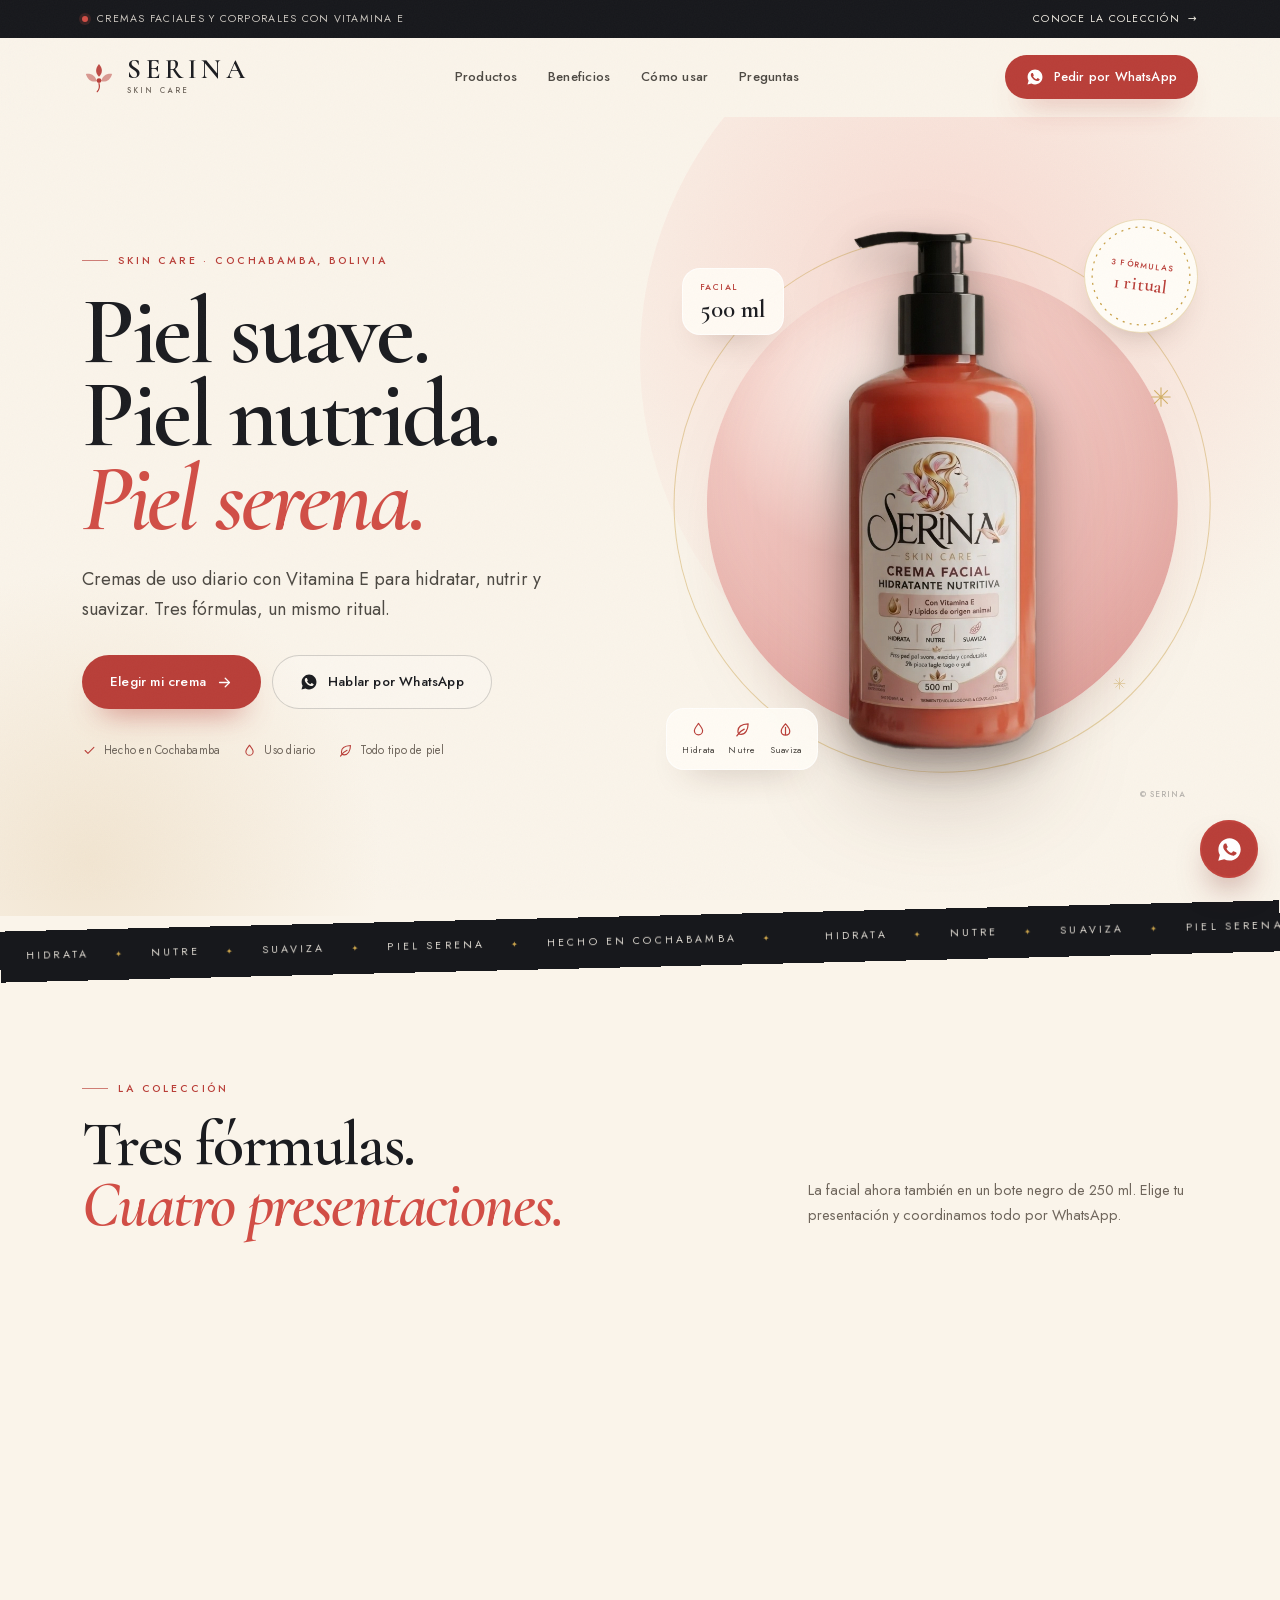
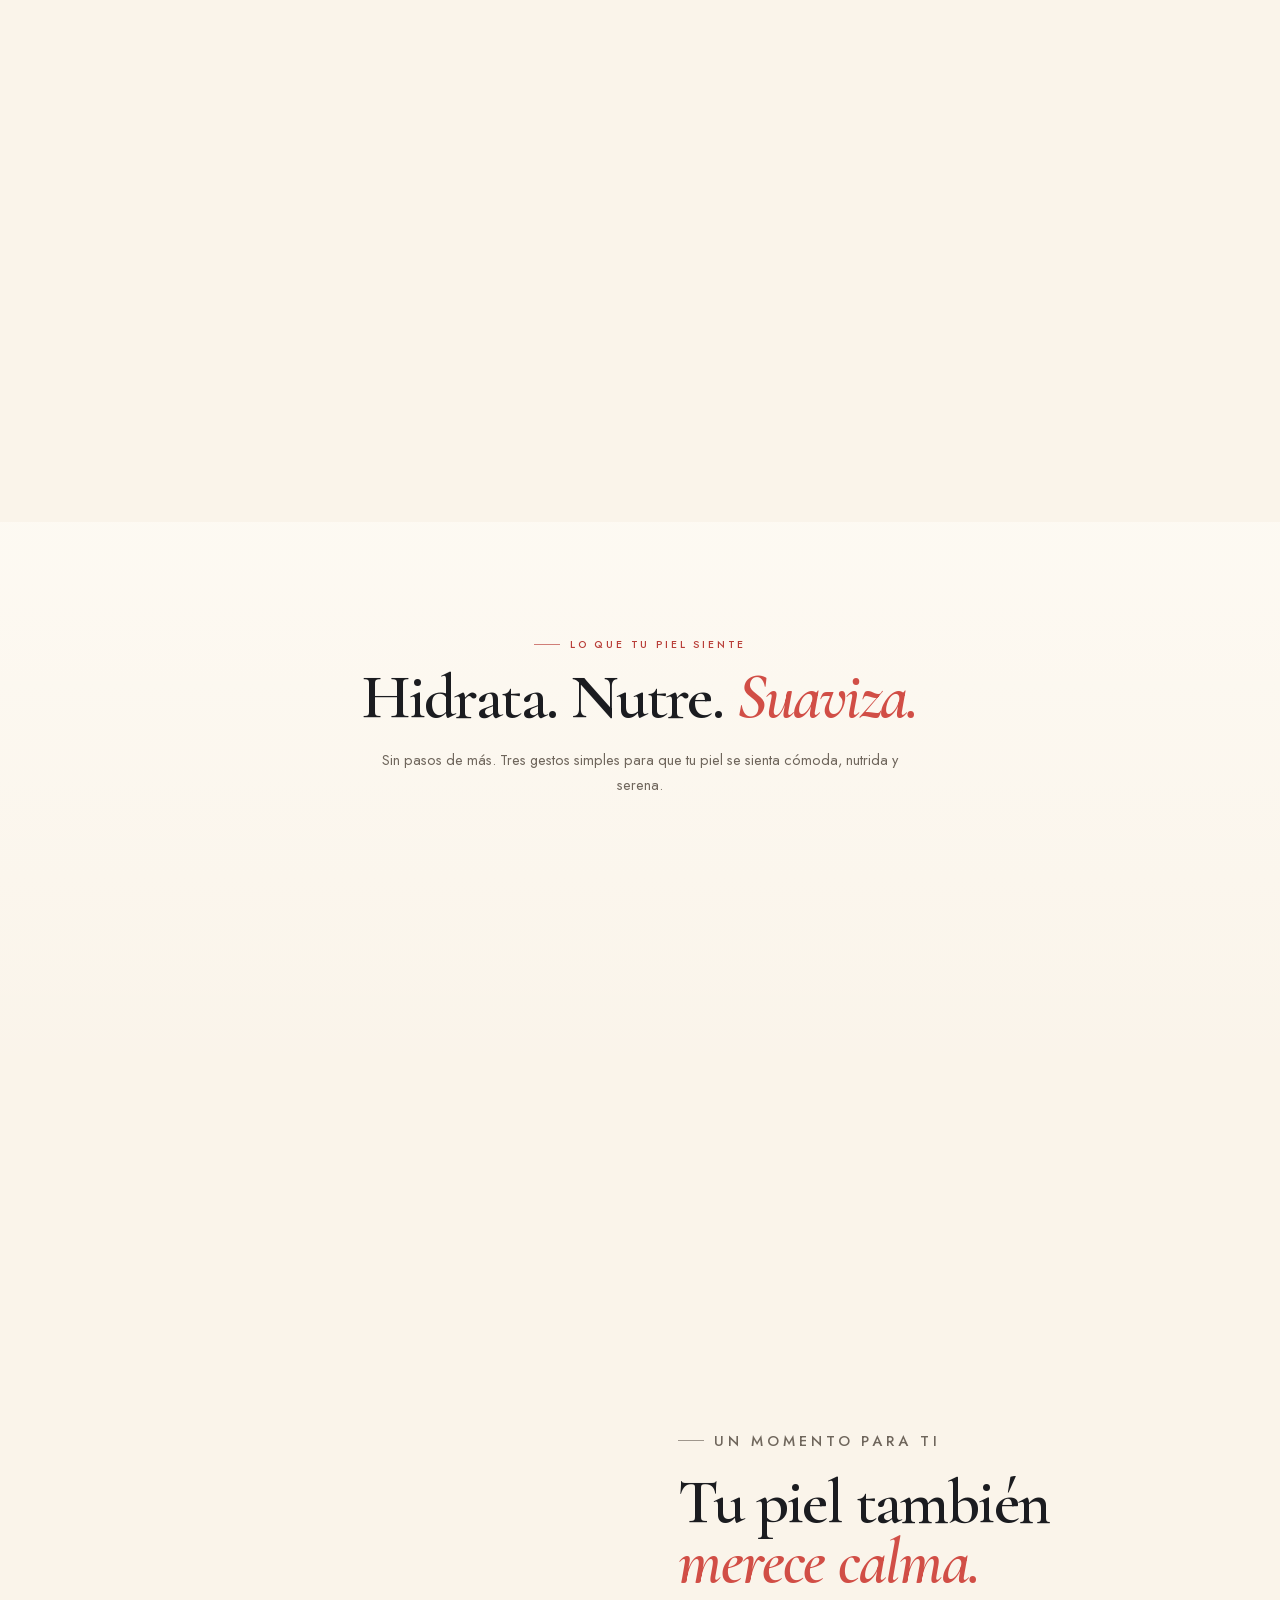
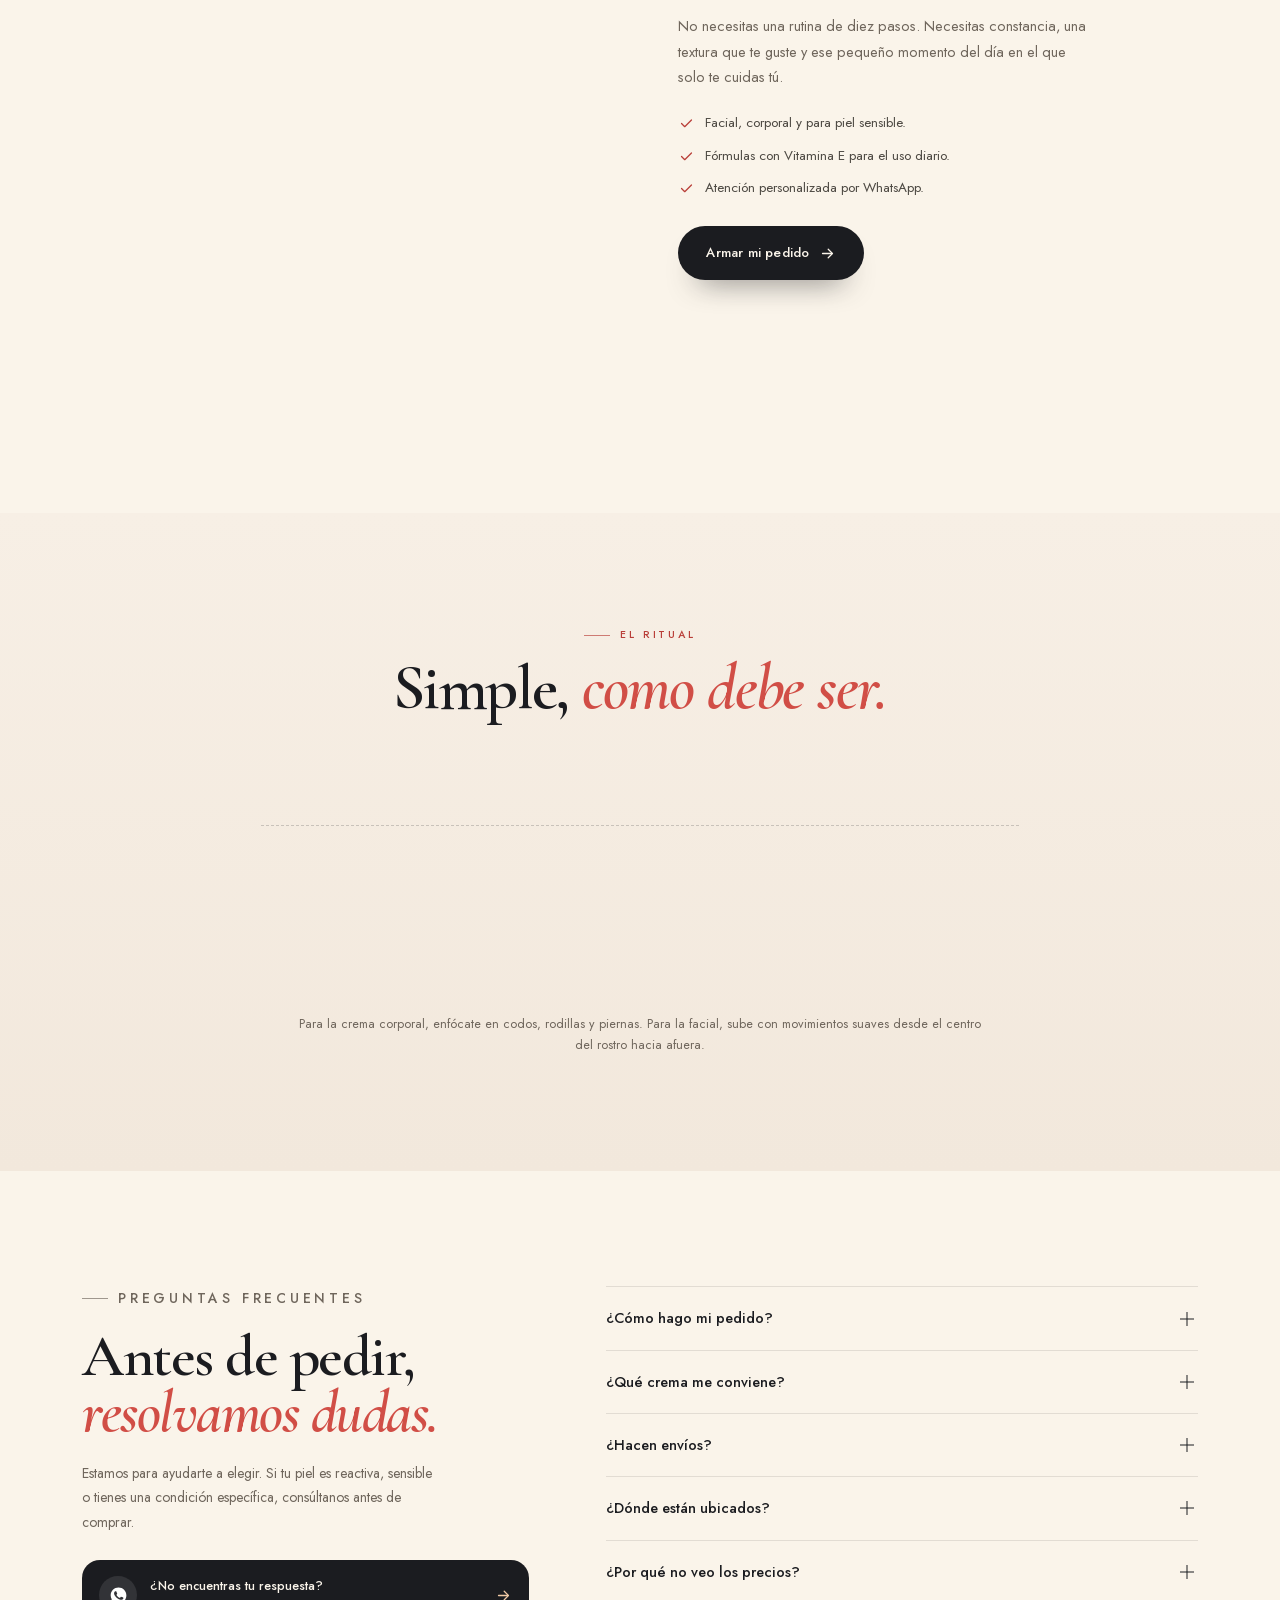
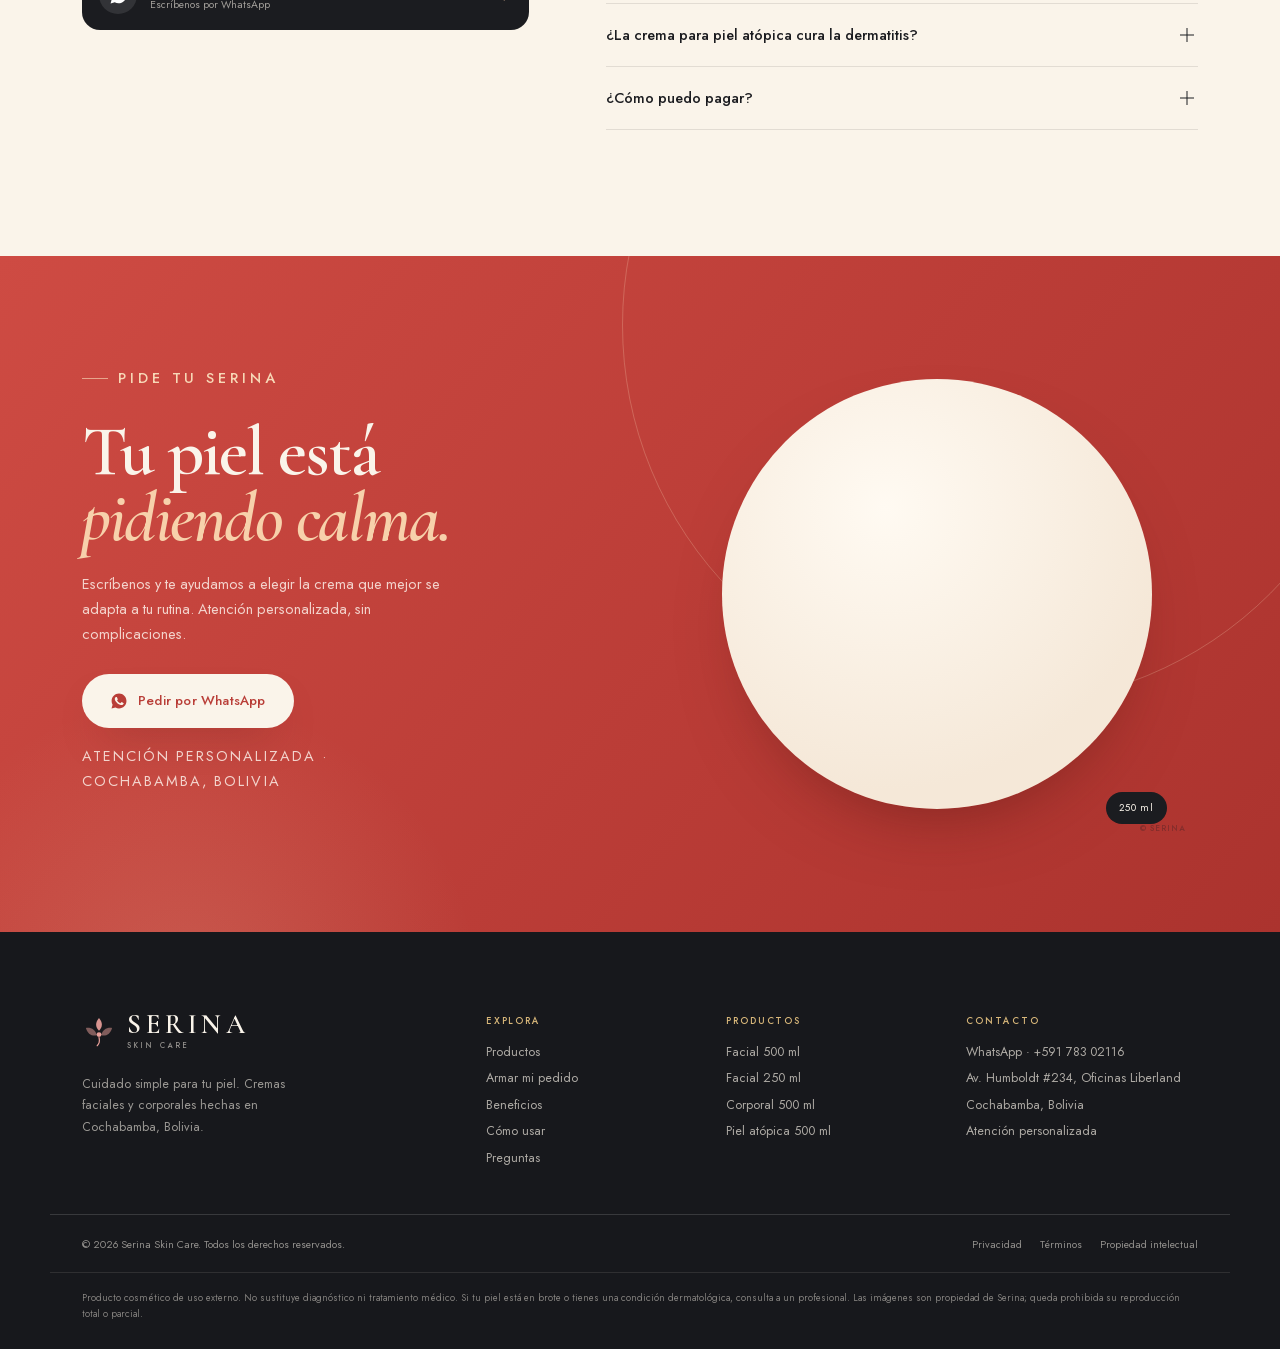
<file: index.html>
<!DOCTYPE html>
<html lang="es">
<head>
  <meta charset="utf-8">
  <meta name="viewport" content="width=device-width, initial-scale=1">
  <title>Serina Skin Care | Cremas faciales y corporales en Cochabamba</title>
  <meta name="description" content="Cremas Serina: facial 500 ml, facial 250 ml en bote negro, corporal 500 ml y facial para piel atópica. Fórmulas con Vitamina E. Pide por WhatsApp en Cochabamba, Bolivia.">
  <meta name="theme-color" content="#faf4ea">
  <meta name="color-scheme" content="light">
  <meta name="author" content="Serina Skin Care">
  <meta name="robots" content="index, follow, noimageindex">
  <meta name="googlebot" content="index, follow, noimageindex">
  <meta name="referrer" content="strict-origin-when-cross-origin">
  <meta http-equiv="Content-Security-Policy" content="default-src 'self'; img-src 'self' data:; style-src 'self'; script-src 'self'; font-src 'self'; connect-src 'self'; object-src 'none'; base-uri 'self'; form-action 'none'">
  <link rel="canonical" href="https://serina.ethbol.com/">
  <link rel="icon" href="favicon.ico" sizes="any">
  <link rel="icon" type="image/png" href="assets/img/brand/favicon-32.png" sizes="32x32">
  <link rel="apple-touch-icon" href="assets/img/brand/apple-touch-icon.png">
  <link rel="manifest" href="site.webmanifest">
  <link rel="preload" href="assets/fonts/CormorantGaramond-600.woff2" as="font" type="font/woff2" crossorigin>
  <link rel="preload" href="assets/fonts/CormorantGaramond-600-italic.woff2" as="font" type="font/woff2" crossorigin>
  <link rel="preload" href="assets/fonts/Jost-400.woff2" as="font" type="font/woff2" crossorigin>
  <link rel="preload" as="image" href="assets/img/products/facial-1500.webp" imagesrcset="assets/img/products/facial-750.webp 347w, assets/img/products/facial-1500.webp 536w" imagesizes="(max-width: 720px) 70vw, 300px">
  <link rel="stylesheet" href="assets/css/styles.css">
  <meta property="og:type" content="website">
  <meta property="og:site_name" content="Serina Skin Care">
  <meta property="og:locale" content="es_BO">
  <meta property="og:title" content="Serina Skin Care | Piel suave. Piel nutrida. Piel serena.">
  <meta property="og:description" content="Cremas faciales y corporales con Vitamina E. Facial 500 ml y 250 ml, corporal 500 ml. Pide por WhatsApp.">
  <meta property="og:url" content="https://serina.ethbol.com/">
  <meta property="og:image" content="https://serina.ethbol.com/assets/img/og-image.jpg">
  <meta property="og:image:width" content="1200">
  <meta property="og:image:height" content="630">
  <meta property="og:image:alt" content="Crema facial Serina y el mensaje Piel suave, piel nutrida, piel serena">
  <meta name="twitter:card" content="summary_large_image">
  <meta name="twitter:title" content="Serina Skin Care | Piel suave. Piel nutrida. Piel serena.">
  <meta name="twitter:description" content="Cremas faciales y corporales con Vitamina E. Facial 500 ml y 250 ml. Pide por WhatsApp.">
  <meta name="twitter:image" content="https://serina.ethbol.com/assets/img/og-image.jpg">
</head>
<body>
  <a class="skip-link" href="#inicio">Saltar al contenido</a>

  <div class="announce">
    <div class="container announce-inner">
      <p><span class="announce-dot" aria-hidden="true"></span> Cremas faciales y corporales con Vitamina E</p>
      <a href="#productos">Conoce la colección <span aria-hidden="true">&rarr;</span></a>
    </div>
  </div>

  <header class="site-header" id="top">
    <div class="container header-inner">
      <a class="brand" href="#inicio" aria-label="Serina Skin Care, ir al inicio">
        <span class="brand-mark" aria-hidden="true">
          <svg viewBox="0 0 48 48" fill="none">
            <path d="M24 5.5c5.4 6.4 5.4 12.4 0 18-5.4-5.6-5.4-11.6 0-18Z" fill="currentColor" opacity=".92"/>
            <path d="M42.5 19.6c-2.3 8.1-7.6 11.8-15.4 10.5 1.9-7.7 7.2-11.4 15.4-10.5Z" fill="currentColor" opacity=".5"/>
            <path d="M5.5 19.6c8.2-.9 13.5 2.8 15.4 10.5-7.8 1.3-13.1-2.4-15.4-10.5Z" fill="currentColor" opacity=".5"/>
            <circle cx="24" cy="29" r="3.4" fill="currentColor"/>
            <path d="M24 33.2c1.3 5.2 0 9.1-2.5 11.6" stroke="currentColor" stroke-width="1.7" stroke-linecap="round"/>
          </svg>
        </span>
        <span class="brand-text">
          <span class="brand-name">SERINA</span>
          <span class="brand-sub">SKIN CARE</span>
        </span>
      </a>

      <nav class="nav" id="nav" aria-label="Navegación principal">
        <a href="#productos">Productos</a>
        <a href="#beneficios">Beneficios</a>
        <a href="#ritual">Cómo usar</a>
        <a href="#preguntas">Preguntas</a>
      </nav>

      <div class="header-actions">
        <a class="btn btn-primary btn-sm header-cta" href="https://wa.me/59178302116" data-wa data-wa-msg="Hola Serina, quiero hacer un pedido." aria-label="Pedir por WhatsApp">
          <span class="icon" aria-hidden="true">
            <svg viewBox="0 0 24 24" fill="currentColor"><path d="M12.04 2C6.58 2 2.13 6.45 2.13 11.91c0 1.75.46 3.46 1.32 4.96L2 22l5.27-1.38a9.9 9.9 0 0 0 4.77 1.22h.01c5.46 0 9.91-4.45 9.91-9.91C21.96 6.45 17.5 2 12.04 2Zm5.8 14.1c-.24.68-1.42 1.3-1.95 1.35-.53.05-1.02.24-3.44-.72-2.9-1.14-4.73-4.12-4.87-4.31-.14-.19-1.16-1.54-1.16-2.94 0-1.4.73-2.09 1-2.38.27-.29.58-.36.78-.36.19 0 .39 0 .55.01.18.01.42-.07.66.5.24.58.82 2 .89 2.14.07.14.12.31.02.5-.1.19-.15.31-.29.48-.14.17-.3.38-.43.51-.14.14-.29.29-.12.57.17.29.75 1.24 1.62 2.01 1.11.99 2.05 1.3 2.34 1.44.29.14.46.12.63-.07.17-.19.73-.85.93-1.14.19-.29.39-.24.66-.14.27.1 1.7.8 1.99.95.29.14.48.22.55.34.07.12.07.68-.17 1.36Z"/></svg>
          </span>
          <span>Pedir por WhatsApp</span>
        </a>
        <button class="menu-toggle" type="button" aria-expanded="false" aria-controls="nav" aria-label="Abrir menú">
          <span></span><span></span><span></span>
        </button>
      </div>
    </div>
  </header>

  <main id="main">
    <section class="hero" id="inicio">
      <div class="container hero-grid">
        <div class="hero-copy">
          <p class="eyebrow"><span class="eyebrow-line" aria-hidden="true"></span> Skin care · Cochabamba, Bolivia</p>
          <h1>Piel suave.<br>Piel nutrida.<br><em>Piel serena.</em></h1>
          <p class="lead">Cremas de uso diario con Vitamina E para hidratar, nutrir y suavizar. Tres fórmulas, un mismo ritual.</p>
          <div class="hero-actions">
            <a class="btn btn-primary" href="#productos">Elegir mi crema
              <span class="icon icon-arrow" aria-hidden="true"><svg viewBox="0 0 24 24" fill="none" stroke="currentColor" stroke-width="1.8" stroke-linecap="round" stroke-linejoin="round"><path d="M5 12h13"/><path d="m13 6 6 6-6 6"/></svg></span>
            </a>
            <a class="btn btn-ghost" href="https://wa.me/59178302116" data-wa data-wa-msg="Hola Serina, quiero información sobre las cremas.">
              <span class="icon" aria-hidden="true"><svg viewBox="0 0 24 24" fill="currentColor"><path d="M12.04 2C6.58 2 2.13 6.45 2.13 11.91c0 1.75.46 3.46 1.32 4.96L2 22l5.27-1.38a9.9 9.9 0 0 0 4.77 1.22h.01c5.46 0 9.91-4.45 9.91-9.91C21.96 6.45 17.5 2 12.04 2Zm5.8 14.1c-.24.68-1.42 1.3-1.95 1.35-.53.05-1.02.24-3.44-.72-2.9-1.14-4.73-4.12-4.87-4.31-.14-.19-1.16-1.54-1.16-2.94 0-1.4.73-2.09 1-2.38.27-.29.58-.36.78-.36.19 0 .39 0 .55.01.18.01.42-.07.66.5.24.58.82 2 .89 2.14.07.14.12.31.02.5-.1.19-.15.31-.29.48-.14.17-.3.38-.43.51-.14.14-.29.29-.12.57.17.29.75 1.24 1.62 2.01 1.11.99 2.05 1.3 2.34 1.44.29.14.46.12.63-.07.17-.19.73-.85.93-1.14.19-.29.39-.24.66-.14.27.1 1.7.8 1.99.95.29.14.48.22.55.34.07.12.07.68-.17 1.36Z"/></svg></span>
              <span>Hablar por WhatsApp</span>
            </a>
          </div>
          <ul class="trust">
            <li><span class="icon" aria-hidden="true"><svg viewBox="0 0 24 24" fill="none" stroke="currentColor" stroke-width="1.7" stroke-linecap="round" stroke-linejoin="round"><path d="m5 12 4.5 4.5L19 7"/></svg></span> Hecho en Cochabamba</li>
            <li><span class="icon" aria-hidden="true"><svg viewBox="0 0 24 24" fill="none" stroke="currentColor" stroke-width="1.7" stroke-linejoin="round"><path d="M12 3.5c3.2 4.2 5.8 7.3 5.8 10.3A5.8 5.8 0 0 1 12 19.6a5.8 5.8 0 0 1-5.8-5.8C6.2 10.8 8.8 7.7 12 3.5Z"/></svg></span> Uso diario</li>
            <li><span class="icon" aria-hidden="true"><svg viewBox="0 0 24 24" fill="none" stroke="currentColor" stroke-width="1.7" stroke-linecap="round" stroke-linejoin="round"><path d="M20 4C11 4.5 5.5 8 5.5 14.2c0 2.7 1.8 4.8 4.4 4.8C16 19 19.8 12.5 20 4Z"/><path d="M4 21c2.5-4.5 6-7.5 10.5-9.5"/></svg></span> Todo tipo de piel</li>
          </ul>
        </div>

        <div class="hero-visual">
          <div class="hero-blob" aria-hidden="true"></div>
          <div class="hero-ring" aria-hidden="true"></div>
          <div class="hero-stage img-protect" data-protect>
            <img src="assets/img/products/facial-1500.webp" srcset="assets/img/products/facial-750.webp 347w, assets/img/products/facial-1500.webp 536w" sizes="(max-width: 720px) 70vw, 300px" width="536" height="1158" alt="Crema facial Serina Hidratante Nutritiva de 500 ml con bomba negra" fetchpriority="high" draggable="false">
            <span class="watermark" aria-hidden="true">© Serina</span>
          </div>
          <div class="float-card float-size">
            <span class="fc-kicker">Facial</span>
            <strong>500 ml</strong>
          </div>
          <div class="float-card float-benefits">
            <span class="mini-benefit"><svg viewBox="0 0 24 24" fill="none" stroke="currentColor" stroke-width="1.7" stroke-linejoin="round" aria-hidden="true"><path d="M12 3.5c3.2 4.2 5.8 7.3 5.8 10.3A5.8 5.8 0 0 1 12 19.6a5.8 5.8 0 0 1-5.8-5.8C6.2 10.8 8.8 7.7 12 3.5Z"/></svg> Hidrata</span>
            <span class="mini-benefit"><svg viewBox="0 0 24 24" fill="none" stroke="currentColor" stroke-width="1.7" stroke-linecap="round" stroke-linejoin="round" aria-hidden="true"><path d="M20 4C11 4.5 5.5 8 5.5 14.2c0 2.7 1.8 4.8 4.4 4.8C16 19 19.8 12.5 20 4Z"/><path d="M4 21c2.5-4.5 6-7.5 10.5-9.5"/></svg> Nutre</span>
            <span class="mini-benefit"><svg viewBox="0 0 24 24" fill="none" stroke="currentColor" stroke-width="1.7" stroke-linecap="round" stroke-linejoin="round" aria-hidden="true"><path d="M12 20c-4 0-6-2.4-6-5.4C6 10 9.5 7 12 4c2.5 3 6 6 6 10.6 0 3-2 5.4-6 5.4Z"/><path d="M12 9v10"/></svg> Suaviza</span>
          </div>
          <div class="stamp" aria-hidden="true">
            <span>3 fórmulas</span>
            <strong>1 ritual</strong>
            <svg viewBox="0 0 100 100" fill="none"><circle cx="50" cy="50" r="47" stroke="currentColor" stroke-width="1.2" stroke-dasharray="2 5"/></svg>
          </div>
          <svg class="spark spark-1" viewBox="0 0 24 24" fill="none" aria-hidden="true"><path d="M12 2v20M2 12h20M5 5l14 14M19 5 5 19" stroke="currentColor" stroke-width="1.2" stroke-linecap="round"/></svg>
          <svg class="spark spark-2" viewBox="0 0 24 24" fill="none" aria-hidden="true"><path d="M12 2v20M2 12h20M5 5l14 14M19 5 5 19" stroke="currentColor" stroke-width="1.2" stroke-linecap="round"/></svg>
        </div>
      </div>
    </section>

    <div class="marquee" aria-hidden="true">
      <div class="marquee-track">
        <span>Hidrata <i>✦</i> Nutre <i>✦</i> Suaviza <i>✦</i> Piel serena <i>✦</i> Hecho en Cochabamba <i>✦</i></span>
        <span>Hidrata <i>✦</i> Nutre <i>✦</i> Suaviza <i>✦</i> Piel serena <i>✦</i> Hecho en Cochabamba <i>✦</i></span>
      </div>
    </div>

    <section class="section products" id="productos">
      <div class="container">
        <div class="section-head">
          <div>
            <p class="eyebrow"><span class="eyebrow-line" aria-hidden="true"></span> La colección</p>
            <h2>Tres fórmulas.<br><em>Cuatro presentaciones.</em></h2>
          </div>
          <p class="section-lead">La facial ahora también en un bote negro de 250 ml. Elige tu presentación y coordinamos todo por WhatsApp.</p>
        </div>

        <div class="product-grid">
          <article class="product-card card-facial reveal">
            <div class="card-top">
              <span class="tag">Facial</span>
              <span class="card-num" aria-hidden="true">01</span>
            </div>
            <div class="card-stage img-protect" data-protect>
              <span class="stage-circle" aria-hidden="true"></span>
              <img src="assets/img/products/facial-1500.webp" srcset="assets/img/products/facial-750.webp 347w, assets/img/products/facial-1500.webp 536w" sizes="(max-width: 700px) 80vw, (max-width: 980px) 60vw, (max-width: 1280px) 40vw, 260px" width="536" height="1158" alt="Crema facial Serina Hidratante Nutritiva 500 ml" loading="lazy" decoding="async" draggable="false">
              <span class="watermark" aria-hidden="true">© Serina</span>
            </div>
            <div class="card-body">
              <p class="card-kicker">Con sebo de res purificado</p>
              <h3>Crema facial</h3>
              <p class="card-size">500 ml</p>
              <p class="card-desc">Hidratación y nutrición para el día a día. Una textura suave y cómoda para todo tipo de piel.</p>
              <ul class="chips" aria-label="Beneficios">
                <li>Hidrata</li><li>Nutre</li><li>Suaviza</li>
              </ul>
              <a class="btn btn-card" href="pedido.html?add=facial500">Pedir esta crema
                <span class="icon icon-arrow" aria-hidden="true"><svg viewBox="0 0 24 24" fill="none" stroke="currentColor" stroke-width="1.8" stroke-linecap="round" stroke-linejoin="round"><path d="M5 12h13"/><path d="m13 6 6 6-6 6"/></svg></span>
              </a>
              <p class="card-note">Pedido en línea · Pago con QR</p>
            </div>
          </article>

          <article class="product-card card-black reveal">
            <div class="card-top">
              <span class="tag">Facial · 250 ml</span>
              <span class="card-num" aria-hidden="true">02</span>
            </div>
            <div class="card-stage img-protect" data-protect>
              <span class="stage-circle" aria-hidden="true"></span>
              <img src="assets/img/products/facial-250-1500.webp" srcset="assets/img/products/facial-250-750.webp 369w, assets/img/products/facial-250-1500.webp 533w" sizes="(max-width: 700px) 80vw, (max-width: 980px) 60vw, (max-width: 1280px) 40vw, 260px" width="533" height="1082" alt="Crema facial Serina Hidratante Nutritiva 250 ml en bote negro" loading="lazy" decoding="async" draggable="false">
              <span class="watermark" aria-hidden="true">© Serina</span>
            </div>
            <div class="card-body">
              <p class="card-kicker">Bote negro · Sebo de res</p>
              <h3>Facial 250 ml</h3>
              <p class="card-size">250 ml</p>
              <p class="card-desc">La misma hidratación nutritiva en un formato práctico para llevar. Tu ritual también en tamaño compacto.</p>
              <ul class="chips" aria-label="Beneficios">
                <li>Hidrata</li><li>Nutre</li><li>Suaviza</li>
              </ul>
              <a class="btn btn-card" href="pedido.html?add=facial250">Pedir esta crema
                <span class="icon icon-arrow" aria-hidden="true"><svg viewBox="0 0 24 24" fill="none" stroke="currentColor" stroke-width="1.8" stroke-linecap="round" stroke-linejoin="round"><path d="M5 12h13"/><path d="m13 6 6 6-6 6"/></svg></span>
              </a>
              <p class="card-note">Pedido en línea · Pago con QR</p>
            </div>
          </article>

          <article class="product-card card-corporal reveal">
            <div class="card-top">
              <span class="tag">Corporal</span>
              <span class="card-num" aria-hidden="true">03</span>
            </div>
            <div class="card-stage img-protect" data-protect>
              <span class="stage-circle" aria-hidden="true"></span>
              <img src="assets/img/products/corporal-1500.webp" srcset="assets/img/products/corporal-750.webp 374w, assets/img/products/corporal-1500.webp 453w" sizes="(max-width: 700px) 80vw, (max-width: 980px) 60vw, (max-width: 1280px) 40vw, 260px" width="453" height="909" alt="Crema corporal Serina Hidratante Nutritiva 500 ml" loading="lazy" decoding="async" draggable="false">
              <span class="watermark" aria-hidden="true">© Serina</span>
            </div>
            <div class="card-body">
              <p class="card-kicker">Hidratante · Nutritiva</p>
              <h3>Crema corporal</h3>
              <p class="card-size">500 ml</p>
              <p class="card-desc">Nutrición y suavidad para brazos, piernas y todo el cuerpo. El paso que tu piel espera después de la ducha.</p>
              <ul class="chips" aria-label="Beneficios">
                <li>Hidrata</li><li>Nutre</li><li>Suaviza</li>
              </ul>
              <a class="btn btn-card" href="pedido.html?add=corporal500">Pedir esta crema
                <span class="icon icon-arrow" aria-hidden="true"><svg viewBox="0 0 24 24" fill="none" stroke="currentColor" stroke-width="1.8" stroke-linecap="round" stroke-linejoin="round"><path d="M5 12h13"/><path d="m13 6 6 6-6 6"/></svg></span>
              </a>
              <p class="card-note">Pedido en línea · Pago con QR</p>
            </div>
          </article>

          <article class="product-card card-atopic reveal">
            <div class="card-top">
              <span class="tag">Piel sensible</span>
              <span class="card-num" aria-hidden="true">04</span>
            </div>
            <div class="card-stage img-protect" data-protect>
              <span class="stage-circle" aria-hidden="true"></span>
              <img src="assets/img/products/atopic-1500.webp" srcset="assets/img/products/atopic-750.webp 347w, assets/img/products/atopic-1500.webp 536w" sizes="(max-width: 700px) 80vw, (max-width: 980px) 60vw, (max-width: 1280px) 40vw, 260px" width="536" height="1158" alt="Crema facial Serina para piel atópica 500 ml" loading="lazy" decoding="async" draggable="false">
              <span class="watermark" aria-hidden="true">© Serina</span>
            </div>
            <div class="card-body">
              <p class="card-kicker">Calmante · Cuidado diario</p>
              <h3>Crema facial para piel atópica</h3>
              <p class="card-size">500 ml</p>
              <p class="card-desc">Cuidado suave para piel sensible o con tendencia atópica. Hidrata y acompaña tu rutina sin complicarla.</p>
              <ul class="chips" aria-label="Beneficios">
                <li>Calma</li><li>Hidrata</li><li>Suaviza</li>
              </ul>
              <a class="btn btn-card" href="pedido.html?add=atopic500">Pedir esta crema
                <span class="icon icon-arrow" aria-hidden="true"><svg viewBox="0 0 24 24" fill="none" stroke="currentColor" stroke-width="1.8" stroke-linecap="round" stroke-linejoin="round"><path d="M5 12h13"/><path d="m13 6 6 6-6 6"/></svg></span>
              </a>
              <p class="card-note">Producto cosmético. No sustituye tratamiento médico.</p>
            </div>
          </article>
        </div>
      </div>
    </section>

    <section class="section benefits" id="beneficios">
      <div class="container">
        <div class="section-head center">
          <p class="eyebrow"><span class="eyebrow-line" aria-hidden="true"></span> Lo que tu piel siente</p>
          <h2>Hidrata. Nutre. <em>Suaviza.</em></h2>
          <p class="section-lead centered">Sin pasos de más. Tres gestos simples para que tu piel se sienta cómoda, nutrida y serena.</p>
        </div>
        <div class="benefit-grid">
          <article class="benefit reveal">
            <span class="benefit-icon" aria-hidden="true"><svg viewBox="0 0 24 24" fill="none" stroke="currentColor" stroke-width="1.5" stroke-linejoin="round"><path d="M12 3.5c3.2 4.2 5.8 7.3 5.8 10.3A5.8 5.8 0 0 1 12 19.6a5.8 5.8 0 0 1-5.8-5.8C6.2 10.8 8.8 7.7 12 3.5Z"/></svg></span>
            <span class="benefit-num" aria-hidden="true">01</span>
            <h3>Hidrata</h3>
            <p>Ayuda a mantener la hidratación diaria para que tu piel se sienta cómoda desde la mañana.</p>
          </article>
          <article class="benefit reveal">
            <span class="benefit-icon" aria-hidden="true"><svg viewBox="0 0 24 24" fill="none" stroke="currentColor" stroke-width="1.5" stroke-linecap="round" stroke-linejoin="round"><path d="M20 4C11 4.5 5.5 8 5.5 14.2c0 2.7 1.8 4.8 4.4 4.8C16 19 19.8 12.5 20 4Z"/><path d="M4 21c2.5-4.5 6-7.5 10.5-9.5"/></svg></span>
            <span class="benefit-num" aria-hidden="true">02</span>
            <h3>Nutre</h3>
            <p>Fórmulas con Vitamina E y lípidos nutritivos que acompañan el cuidado de tu piel.</p>
          </article>
          <article class="benefit reveal">
            <span class="benefit-icon" aria-hidden="true"><svg viewBox="0 0 24 24" fill="none" stroke="currentColor" stroke-width="1.5" stroke-linecap="round" stroke-linejoin="round"><path d="M12 20c-4 0-6-2.4-6-5.4C6 10 9.5 7 12 4c2.5 3 6 6 6 10.6 0 3-2 5.4-6 5.4Z"/><path d="M12 9v10"/></svg></span>
            <span class="benefit-num" aria-hidden="true">03</span>
            <h3>Suaviza</h3>
            <p>Una textura de uso diario que deja la piel con una sensación suave y confortable.</p>
          </article>
        </div>
        <div class="ingredient-bar reveal">
          <span>Con Vitamina E</span>
          <span>Lípidos nutritivos</span>
          <span>Uso diario</span>
          <span>Todo tipo de piel</span>
        </div>
      </div>
    </section>

    <section class="section ritual" id="ritual">
      <div class="container split">
        <div class="carousel-wrap reveal" data-carousel data-protect role="group" aria-roledescription="carrusel" aria-label="Galería de cremas Serina" tabindex="0">
          <div class="carousel-viewport">
            <div class="carousel-track">
          <figure class="carousel-slide is-active" role="group" aria-roledescription="diapositiva" aria-label="1 de 6">
            <img class="carousel-backdrop" src="assets/img/carousel/carousel-negra-2.webp" alt="" aria-hidden="true" decoding="async" draggable="false">
            <img class="carousel-img" src="assets/img/carousel/carousel-negra-2.webp" width="518" height="753" alt="Modelo junto a la crema facial Serina en bote negro" decoding="async" draggable="false">
          </figure>
          <figure class="carousel-slide" role="group" aria-roledescription="diapositiva" aria-label="2 de 6" aria-hidden="true">
            <img class="carousel-backdrop" src="assets/img/carousel/carousel-negra-1.webp" alt="" aria-hidden="true" decoding="async" draggable="false">
            <img class="carousel-img" src="assets/img/carousel/carousel-negra-1.webp" width="1024" height="772" alt="Crema facial Serina Hidratante Nutritiva 250 ml en bote negro" decoding="async" draggable="false">
          </figure>
          <figure class="carousel-slide" role="group" aria-roledescription="diapositiva" aria-label="3 de 6" aria-hidden="true">
            <img class="carousel-backdrop" src="assets/img/carousel/carousel-negra-3.webp" alt="" aria-hidden="true" decoding="async" draggable="false">
            <img class="carousel-img" src="assets/img/carousel/carousel-negra-3.webp" width="492" height="686" alt="Crema facial Serina en bote negro con Vitamina E" decoding="async" draggable="false">
          </figure>
          <figure class="carousel-slide" role="group" aria-roledescription="diapositiva" aria-label="4 de 6" aria-hidden="true">
            <img class="carousel-backdrop" src="assets/img/carousel/carousel-corporal-2.webp" alt="" aria-hidden="true" decoding="async" draggable="false">
            <img class="carousel-img" src="assets/img/carousel/carousel-corporal-2.webp" width="581" height="603" alt="Modelo junto a la crema corporal Serina" decoding="async" draggable="false">
          </figure>
          <figure class="carousel-slide" role="group" aria-roledescription="diapositiva" aria-label="5 de 6" aria-hidden="true">
            <img class="carousel-backdrop" src="assets/img/carousel/carousel-corporal-1.webp" alt="" aria-hidden="true" decoding="async" draggable="false">
            <img class="carousel-img" src="assets/img/carousel/carousel-corporal-1.webp" width="715" height="1199" alt="Crema corporal Serina Hidratante Nutritiva 500 ml" decoding="async" draggable="false">
          </figure>
          <figure class="carousel-slide" role="group" aria-roledescription="diapositiva" aria-label="6 de 6" aria-hidden="true">
            <img class="carousel-backdrop" src="assets/img/carousel/carousel-corporal-3.webp" alt="" aria-hidden="true" decoding="async" draggable="false">
            <img class="carousel-img" src="assets/img/carousel/carousel-corporal-3.webp" width="576" height="582" alt="Crema corporal Serina con Vitamina E y lípidos nutritivos" decoding="async" draggable="false">
          </figure>
            </div>
            <button class="carousel-btn carousel-prev" type="button" aria-label="Imagen anterior">
              <svg viewBox="0 0 24 24" fill="none" stroke="currentColor" stroke-width="1.8" stroke-linecap="round" stroke-linejoin="round" aria-hidden="true"><path d="M19 12H6"/><path d="m11 6-7 6 7 6"/></svg>
            </button>
            <button class="carousel-btn carousel-next" type="button" aria-label="Imagen siguiente">
              <svg viewBox="0 0 24 24" fill="none" stroke="currentColor" stroke-width="1.8" stroke-linecap="round" stroke-linejoin="round" aria-hidden="true"><path d="M5 12h13"/><path d="m13 6 6 6-6 6"/></svg>
            </button>
            <span class="watermark" aria-hidden="true">© Serina</span>
          </div>
          <div class="carousel-footer">
            <span class="carousel-caption"><span class="caption-dot" aria-hidden="true"></span> Hecho en Cochabamba</span>
            <div class="carousel-dots" role="group" aria-label="Seleccionar imagen">
              <button class="carousel-dot is-active" type="button" aria-label="Ir a la imagen 1" aria-current="true"></button><button class="carousel-dot" type="button" aria-label="Ir a la imagen 2"></button><button class="carousel-dot" type="button" aria-label="Ir a la imagen 3"></button><button class="carousel-dot" type="button" aria-label="Ir a la imagen 4"></button><button class="carousel-dot" type="button" aria-label="Ir a la imagen 5"></button><button class="carousel-dot" type="button" aria-label="Ir a la imagen 6"></button>
            </div>
            <div class="carousel-meta">
              <span class="carousel-count" aria-live="polite">1 / 6</span>
              <button class="carousel-play" type="button" aria-label="Pausar carrusel">
                <svg class="icon-pause" viewBox="0 0 24 24" fill="currentColor" aria-hidden="true"><rect x="7" y="5" width="3.5" height="14" rx="1"/><rect x="13.5" y="5" width="3.5" height="14" rx="1"/></svg>
                <svg class="icon-play" viewBox="0 0 24 24" fill="currentColor" aria-hidden="true" hidden><path d="M8 5.5v13l11-6.5-11-6.5Z"/></svg>
              </button>
            </div>
          </div>
        </div>
        <div class="split-copy">
          <p class="eyebrow"><span class="eyebrow-line" aria-hidden="true"></span> Un momento para ti</p>
          <h2>Tu piel también<br><em>merece calma.</em></h2>
          <p>No necesitas una rutina de diez pasos. Necesitas constancia, una textura que te guste y ese pequeño momento del día en el que solo te cuidas tú.</p>
          <ul class="checks">
            <li><span class="icon" aria-hidden="true"><svg viewBox="0 0 24 24" fill="none" stroke="currentColor" stroke-width="1.8" stroke-linecap="round" stroke-linejoin="round"><path d="m5 12 4.5 4.5L19 7"/></svg></span> Facial, corporal y para piel sensible.</li>
            <li><span class="icon" aria-hidden="true"><svg viewBox="0 0 24 24" fill="none" stroke="currentColor" stroke-width="1.8" stroke-linecap="round" stroke-linejoin="round"><path d="m5 12 4.5 4.5L19 7"/></svg></span> Fórmulas con Vitamina E para el uso diario.</li>
            <li><span class="icon" aria-hidden="true"><svg viewBox="0 0 24 24" fill="none" stroke="currentColor" stroke-width="1.8" stroke-linecap="round" stroke-linejoin="round"><path d="m5 12 4.5 4.5L19 7"/></svg></span> Atención personalizada por WhatsApp.</li>
          </ul>
          <a class="btn btn-dark" href="pedido.html">Armar mi pedido
            <span class="icon icon-arrow" aria-hidden="true"><svg viewBox="0 0 24 24" fill="none" stroke="currentColor" stroke-width="1.8" stroke-linecap="round" stroke-linejoin="round"><path d="M5 12h13"/><path d="m13 6 6 6-6 6"/></svg></span>
          </a>
        </div>
      </div>
    </section>

    <section class="section steps" id="como-usar">
      <div class="container">
        <div class="section-head center">
          <p class="eyebrow"><span class="eyebrow-line" aria-hidden="true"></span> El ritual</p>
          <h2>Simple, <em>como debe ser.</em></h2>
        </div>
        <div class="step-grid">
          <article class="step reveal">
            <span class="step-num">01</span>
            <h3>Limpia</h3>
            <p>Empieza con la piel limpia y seca. Un gesto suave es suficiente.</p>
          </article>
          <article class="step reveal">
            <span class="step-num">02</span>
            <h3>Aplica</h3>
            <p>Una cantidad generosa y masajea en círculos hasta que se absorba.</p>
          </article>
          <article class="step reveal">
            <span class="step-num">03</span>
            <h3>Repite</h3>
            <p>Mañana y noche. La constancia es lo que hace la diferencia.</p>
          </article>
        </div>
        <p class="steps-note">Para la crema corporal, enfócate en codos, rodillas y piernas. Para la facial, sube con movimientos suaves desde el centro del rostro hacia afuera.</p>
      </div>
    </section>

    <section class="section faq" id="preguntas">
      <div class="container faq-grid">
        <div class="faq-intro">
          <p class="eyebrow"><span class="eyebrow-line" aria-hidden="true"></span> Preguntas frecuentes</p>
          <h2>Antes de pedir,<br><em>resolvamos dudas.</em></h2>
          <p>Estamos para ayudarte a elegir. Si tu piel es reactiva, sensible o tienes una condición específica, consúltanos antes de comprar.</p>
          <a class="wa-card" href="https://wa.me/59178302116" data-wa data-wa-msg="Hola Serina, tengo una duda antes de hacer mi pedido.">
            <span class="wa-card-icon" aria-hidden="true"><svg viewBox="0 0 24 24" fill="currentColor"><path d="M12.04 2C6.58 2 2.13 6.45 2.13 11.91c0 1.75.46 3.46 1.32 4.96L2 22l5.27-1.38a9.9 9.9 0 0 0 4.77 1.22h.01c5.46 0 9.91-4.45 9.91-9.91C21.96 6.45 17.5 2 12.04 2Zm5.8 14.1c-.24.68-1.42 1.3-1.95 1.35-.53.05-1.02.24-3.44-.72-2.9-1.14-4.73-4.12-4.87-4.31-.14-.19-1.16-1.54-1.16-2.94 0-1.4.73-2.09 1-2.38.27-.29.58-.36.78-.36.19 0 .39 0 .55.01.18.01.42-.07.66.5.24.58.82 2 .89 2.14.07.14.12.31.02.5-.1.19-.15.31-.29.48-.14.17-.3.38-.43.51-.14.14-.29.29-.12.57.17.29.75 1.24 1.62 2.01 1.11.99 2.05 1.3 2.34 1.44.29.14.46.12.63-.07.17-.19.73-.85.93-1.14.19-.29.39-.24.66-.14.27.1 1.7.8 1.99.95.29.14.48.22.55.34.07.12.07.68-.17 1.36Z"/></svg></span>
            <span class="wa-card-text"><strong>¿No encuentras tu respuesta?</strong><span>Escríbenos por WhatsApp</span></span>
            <span class="icon icon-arrow" aria-hidden="true"><svg viewBox="0 0 24 24" fill="none" stroke="currentColor" stroke-width="1.8" stroke-linecap="round" stroke-linejoin="round"><path d="M5 12h13"/><path d="m13 6 6 6-6 6"/></svg></span>
          </a>
        </div>
        <div class="faq-list">
          <details>
            <summary>¿Cómo hago mi pedido?<span class="faq-plus" aria-hidden="true"></span></summary>
            <p>Puedes armar tu pedido en línea: elige cantidades, revisa el total y paga con QR. Al final envía tu comprobante por WhatsApp. Si prefieres atención personalizada, también puedes escribirnos directamente.</p>
          </details>
          <details>
            <summary>¿Qué crema me conviene?<span class="faq-plus" aria-hidden="true"></span></summary>
            <p>Si buscas hidratación diaria para el rostro, elige la facial de 500 ml o la de 250 ml si prefieres un formato compacto. Para el cuerpo, la corporal de 500 ml. Si tu piel es sensible o con tendencia atópica, la facial para piel atópica de 500 ml es la opción pensada para ti.</p>
          </details>
          <details>
            <summary>¿Hacen envíos?<span class="faq-plus" aria-hidden="true"></span></summary>
            <p>Coordinamos la entrega por WhatsApp. Te confirmamos disponibilidad, costo y tiempo según tu ciudad antes de cerrar el pedido.</p>
          </details>
          <details>
            <summary>¿Dónde están ubicados?<span class="faq-plus" aria-hidden="true"></span></summary>
            <p>Estamos en Av. Humboldt #234, Oficinas Liberland, Cochabamba. Coordinamos la visita o la entrega por WhatsApp antes de que pases.</p>
          </details>
          <details>
            <summary>¿Por qué no veo los precios?<span class="faq-plus" aria-hidden="true"></span></summary>
            <p>En la tienda mantenemos el diseño simple, pero al armar tu pedido ves el precio de cada producto y el total antes de pagar. Si tienes dudas de stock o promociones, escríbenos por WhatsApp.</p>
          </details>
          <details>
            <summary>¿La crema para piel atópica cura la dermatitis?<span class="faq-plus" aria-hidden="true"></span></summary>
            <p>No. Es un producto cosmético de hidratación y cuidado, no un medicamento. No sustituye el diagnóstico ni el tratamiento de un dermatólogo. Si tu piel está en brote, consulta a un profesional.</p>
          </details>
          <details>
            <summary>¿Cómo puedo pagar?<span class="faq-plus" aria-hidden="true"></span></summary>
            <p>Puedes pagar con QR desde la sección “Armar mi pedido” y enviar tu comprobante por WhatsApp. Si necesitas otro método, lo coordinamos por ese mismo canal.</p>
          </details>
        </div>
      </div>
    </section>

    <section class="final-cta">
      <div class="container final-inner">
        <div class="final-copy">
          <p class="eyebrow light"><span class="eyebrow-line" aria-hidden="true"></span> Pide tu Serina</p>
          <h2>Tu piel está<br><em>pidiendo calma.</em></h2>
          <p>Escríbenos y te ayudamos a elegir la crema que mejor se adapta a tu rutina. Atención personalizada, sin complicaciones.</p>
          <a class="btn btn-cream" href="https://wa.me/59178302116" data-wa data-wa-msg="Hola Serina, quiero hacer un pedido y necesito ayuda para elegir.">
            <span class="icon" aria-hidden="true"><svg viewBox="0 0 24 24" fill="currentColor"><path d="M12.04 2C6.58 2 2.13 6.45 2.13 11.91c0 1.75.46 3.46 1.32 4.96L2 22l5.27-1.38a9.9 9.9 0 0 0 4.77 1.22h.01c5.46 0 9.91-4.45 9.91-9.91C21.96 6.45 17.5 2 12.04 2Zm5.8 14.1c-.24.68-1.42 1.3-1.95 1.35-.53.05-1.02.24-3.44-.72-2.9-1.14-4.73-4.12-4.87-4.31-.14-.19-1.16-1.54-1.16-2.94 0-1.4.73-2.09 1-2.38.27-.29.58-.36.78-.36.19 0 .39 0 .55.01.18.01.42-.07.66.5.24.58.82 2 .89 2.14.07.14.12.31.02.5-.1.19-.15.31-.29.48-.14.17-.3.38-.43.51-.14.14-.29.29-.12.57.17.29.75 1.24 1.62 2.01 1.11.99 2.05 1.3 2.34 1.44.29.14.46.12.63-.07.17-.19.73-.85.93-1.14.19-.29.39-.24.66-.14.27.1 1.7.8 1.99.95.29.14.48.22.55.34.07.12.07.68-.17 1.36Z"/></svg></span>
            Pedir por WhatsApp
          </a>
          <p class="final-note">Atención personalizada · Cochabamba, Bolivia</p>
        </div>
        <div class="final-media img-protect" data-protect>
          <div class="final-circle" aria-hidden="true"></div>
          <img src="assets/img/products/facial-250-1500.webp" srcset="assets/img/products/facial-250-750.webp 369w, assets/img/products/facial-250-1500.webp 533w" sizes="(max-width: 900px) 55vw, 250px" width="533" height="1082" alt="Crema facial Serina de 250 ml en bote negro" loading="lazy" decoding="async" draggable="false">
          <span class="watermark" aria-hidden="true">© Serina</span>
          <span class="final-tag">250 ml</span>
        </div>
      </div>
    </section>
  </main>

  <footer class="site-footer">
    <div class="container footer-grid">
      <div class="footer-brand">
        <a class="brand brand-footer" href="#inicio" aria-label="Serina Skin Care, ir al inicio">
          <span class="brand-mark" aria-hidden="true">
            <svg viewBox="0 0 48 48" fill="none">
              <path d="M24 5.5c5.4 6.4 5.4 12.4 0 18-5.4-5.6-5.4-11.6 0-18Z" fill="currentColor" opacity=".92"/>
              <path d="M42.5 19.6c-2.3 8.1-7.6 11.8-15.4 10.5 1.9-7.7 7.2-11.4 15.4-10.5Z" fill="currentColor" opacity=".5"/>
              <path d="M5.5 19.6c8.2-.9 13.5 2.8 15.4 10.5-7.8 1.3-13.1-2.4-15.4-10.5Z" fill="currentColor" opacity=".5"/>
              <circle cx="24" cy="29" r="3.4" fill="currentColor"/>
              <path d="M24 33.2c1.3 5.2 0 9.1-2.5 11.6" stroke="currentColor" stroke-width="1.7" stroke-linecap="round"/>
            </svg>
          </span>
          <span class="brand-text">
            <span class="brand-name">SERINA</span>
            <span class="brand-sub">SKIN CARE</span>
          </span>
        </a>
        <p>Cuidado simple para tu piel. Cremas faciales y corporales hechas en Cochabamba, Bolivia.</p>
        <div class="socials">
          <a href="#" data-social="instagram" aria-label="Serina en Instagram" hidden>
            <svg viewBox="0 0 24 24" fill="none" stroke="currentColor" stroke-width="1.6" aria-hidden="true"><rect x="3" y="3" width="18" height="18" rx="5"/><circle cx="12" cy="12" r="4"/><circle cx="17.3" cy="6.7" r="1" fill="currentColor" stroke="none"/></svg>
          </a>
          <a href="#" data-social="facebook" aria-label="Serina en Facebook" hidden>
            <svg viewBox="0 0 24 24" fill="currentColor" aria-hidden="true"><path d="M13.5 21v-7h2.4l.4-3h-2.8V9.2c0-.9.3-1.5 1.6-1.5h1.3V5.1c-.3 0-1.2-.1-2.2-.1-2.2 0-3.7 1.3-3.7 3.8V11H8v3h2.5v7h3Z"/></svg>
          </a>
          <a href="#" data-social="tiktok" aria-label="Serina en TikTok" hidden>
            <svg viewBox="0 0 24 24" fill="currentColor" aria-hidden="true"><path d="M16.7 3c.5 2.2 1.9 3.7 4.3 3.9v3c-1.6 0-3-.5-4.3-1.4v6.3c0 3.5-2.6 6.2-6.1 6.2A6 6 0 0 1 4.5 15c0-3.4 2.7-6.1 6.1-6.1.4 0 .8 0 1.2.1v3.1a3 3 0 1 0 2 2.8V3h2.9Z"/></svg>
          </a>
        </div>
      </div>
      <div class="footer-col">
        <h3>Explora</h3>
        <a href="#productos">Productos</a>
        <a href="pedido.html">Armar mi pedido</a>
        <a href="#beneficios">Beneficios</a>
        <a href="#ritual">Cómo usar</a>
        <a href="#preguntas">Preguntas</a>
      </div>
      <div class="footer-col">
        <h3>Productos</h3>
        <a href="#productos">Facial 500 ml</a>
        <a href="#productos">Facial 250 ml</a>
        <a href="#productos">Corporal 500 ml</a>
        <a href="#productos">Piel atópica 500 ml</a>
      </div>
      <div class="footer-col">
        <h3>Contacto</h3>
        <a href="https://wa.me/59178302116" data-wa data-wa-msg="Hola Serina, quiero hacer un pedido.">WhatsApp · +591 783 02116</a>
        <span>Av. Humboldt #234, Oficinas Liberland</span>
        <span>Cochabamba, Bolivia</span>
        <span>Atención personalizada</span>
      </div>
    </div>
    <div class="container footer-bottom">
      <p>© <span data-year>2026</span> Serina Skin Care. Todos los derechos reservados.</p>
      <div class="legal-links">
        <a href="legal.html#privacidad">Privacidad</a>
        <a href="legal.html#terminos">Términos</a>
        <a href="legal.html#propiedad">Propiedad intelectual</a>
      </div>
    </div>
    <div class="container footer-disclaimer">
      <p>Producto cosmético de uso externo. No sustituye diagnóstico ni tratamiento médico. Si tu piel está en brote o tienes una condición dermatológica, consulta a un profesional. Las imágenes son propiedad de Serina; queda prohibida su reproducción total o parcial.</p>
    </div>
  </footer>

  <a class="wa-float" href="https://wa.me/59178302116" data-wa data-wa-msg="Hola Serina, quiero hacer un pedido." aria-label="Pedir por WhatsApp">
    <span class="wa-pulse" aria-hidden="true"></span>
    <span class="icon" aria-hidden="true"><svg viewBox="0 0 24 24" fill="currentColor"><path d="M12.04 2C6.58 2 2.13 6.45 2.13 11.91c0 1.75.46 3.46 1.32 4.96L2 22l5.27-1.38a9.9 9.9 0 0 0 4.77 1.22h.01c5.46 0 9.91-4.45 9.91-9.91C21.96 6.45 17.5 2 12.04 2Zm5.8 14.1c-.24.68-1.42 1.3-1.95 1.35-.53.05-1.02.24-3.44-.72-2.9-1.14-4.73-4.12-4.87-4.31-.14-.19-1.16-1.54-1.16-2.94 0-1.4.73-2.09 1-2.38.27-.29.58-.36.78-.36.19 0 .39 0 .55.01.18.01.42-.07.66.5.24.58.82 2 .89 2.14.07.14.12.31.02.5-.1.19-.15.31-.29.48-.14.17-.3.38-.43.51-.14.14-.29.29-.12.57.17.29.75 1.24 1.62 2.01 1.11.99 2.05 1.3 2.34 1.44.29.14.46.12.63-.07.17-.19.73-.85.93-1.14.19-.29.39-.24.66-.14.27.1 1.7.8 1.99.95.29.14.48.22.55.34.07.12.07.68-.17 1.36Z"/></svg></span>
    <span class="wa-tooltip">Pide por WhatsApp</span>
  </a>

  <script src="assets/js/config.js" defer></script>
  <script src="assets/js/main.js" defer></script>
</body>
</html>
</file>
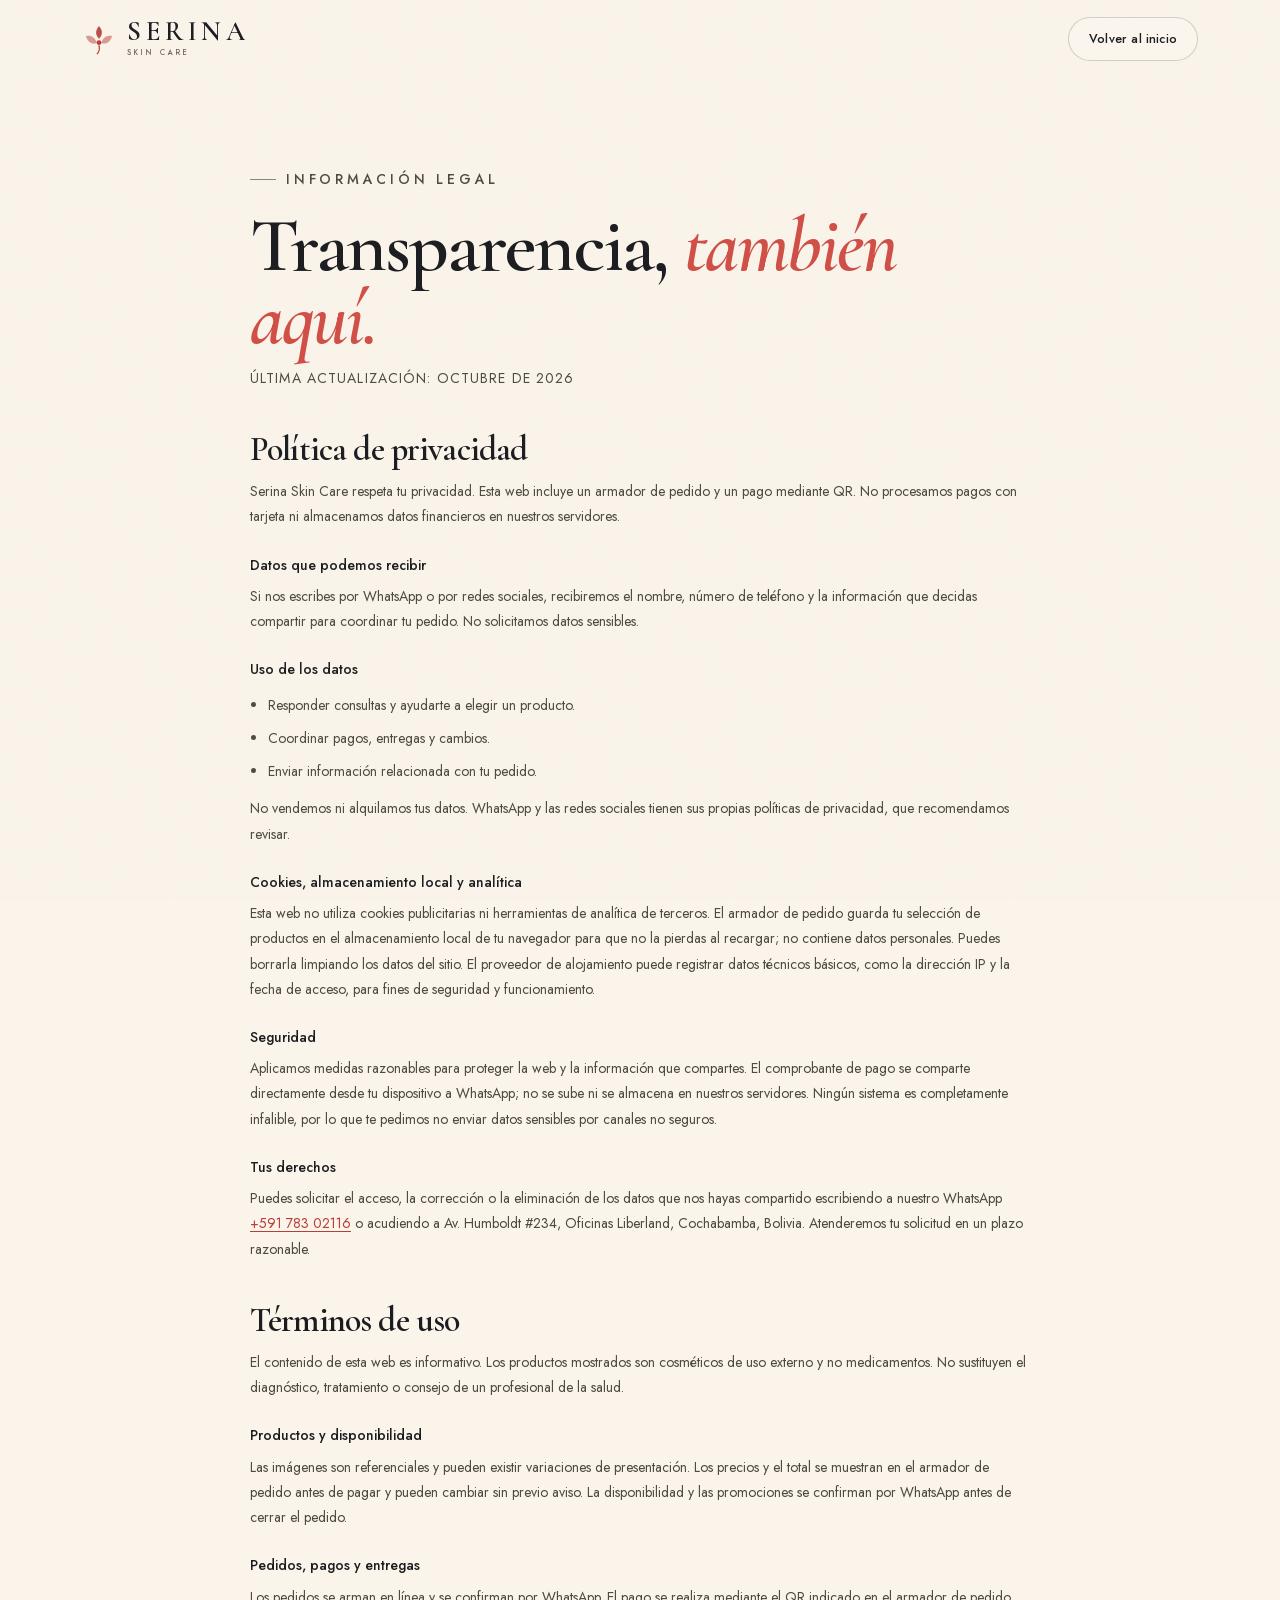
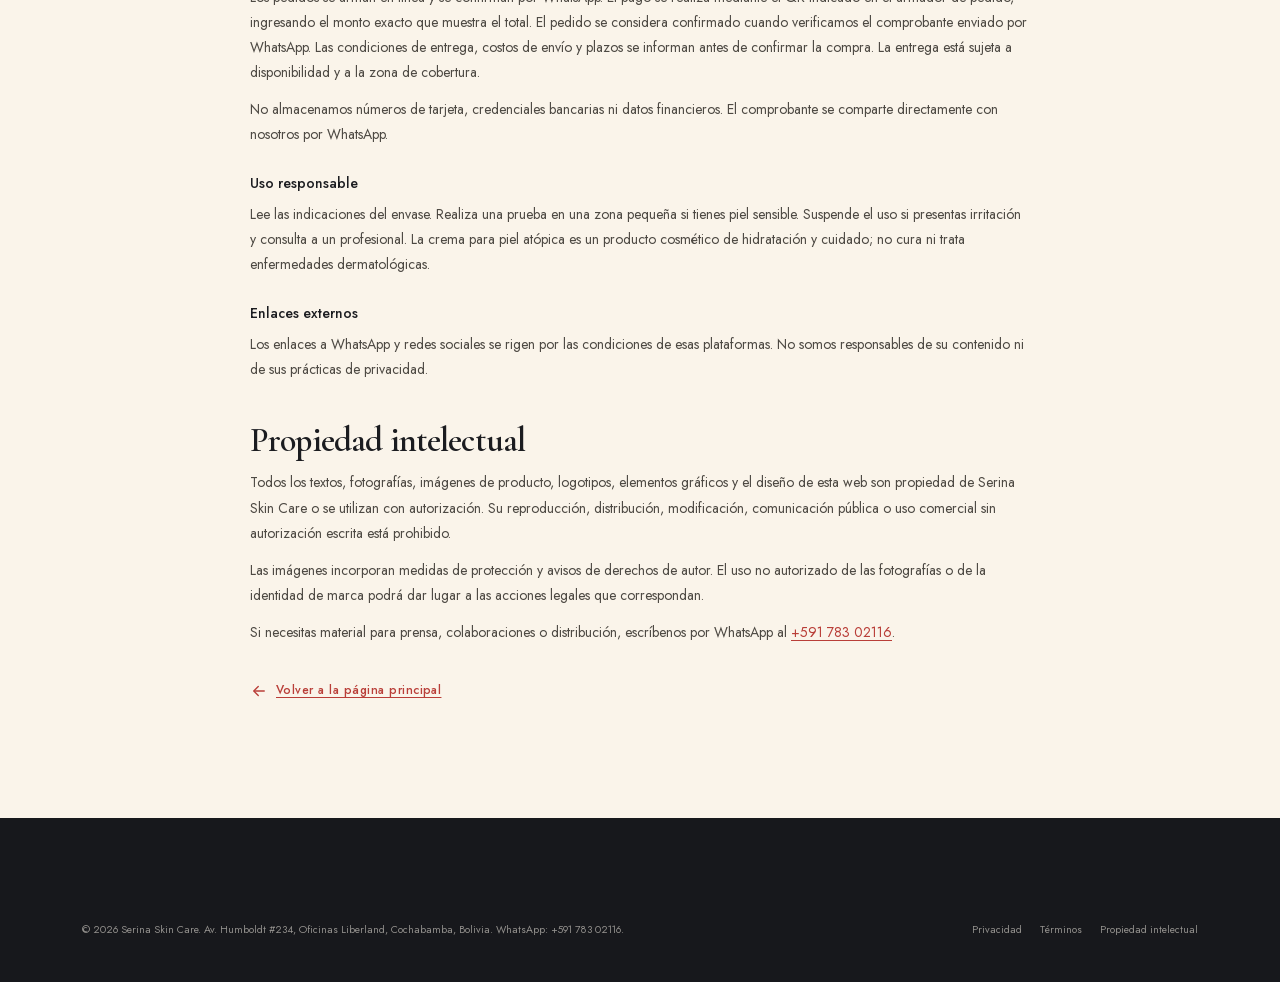
<file: legal.html>
<!DOCTYPE html>
<html lang="es">
<head>
  <meta charset="utf-8">
  <meta name="viewport" content="width=device-width, initial-scale=1">
  <title>Información legal | Serina Skin Care</title>
  <meta name="description" content="Política de privacidad, términos de uso y propiedad intelectual de Serina Skin Care.">
  <meta name="theme-color" content="#faf4ea">
  <meta name="color-scheme" content="light">
  <meta name="robots" content="noindex, follow, noimageindex">
  <meta name="referrer" content="strict-origin-when-cross-origin">
  <meta http-equiv="Content-Security-Policy" content="default-src 'self'; img-src 'self' data:; style-src 'self'; script-src 'self'; font-src 'self'; connect-src 'self'; object-src 'none'; base-uri 'self'; form-action 'none'">
  <link rel="icon" href="favicon.ico" sizes="any">
  <link rel="icon" type="image/png" href="assets/img/brand/favicon-32.png" sizes="32x32">
  <link rel="apple-touch-icon" href="assets/img/brand/apple-touch-icon.png">
  <link rel="stylesheet" href="assets/css/styles.css">
</head>
<body>
  <a class="skip-link" href="#contenido">Saltar al contenido</a>

  <header class="site-header">
    <div class="container header-inner">
      <a class="brand" href="index.html" aria-label="Serina Skin Care, volver al inicio">
        <span class="brand-mark" aria-hidden="true">
          <svg viewBox="0 0 48 48" fill="none">
            <path d="M24 5.5c5.4 6.4 5.4 12.4 0 18-5.4-5.6-5.4-11.6 0-18Z" fill="currentColor" opacity=".92"/>
            <path d="M42.5 19.6c-2.3 8.1-7.6 11.8-15.4 10.5 1.9-7.7 7.2-11.4 15.4-10.5Z" fill="currentColor" opacity=".5"/>
            <path d="M5.5 19.6c8.2-.9 13.5 2.8 15.4 10.5-7.8 1.3-13.1-2.4-15.4-10.5Z" fill="currentColor" opacity=".5"/>
            <circle cx="24" cy="29" r="3.4" fill="currentColor"/>
            <path d="M24 33.2c1.3 5.2 0 9.1-2.5 11.6" stroke="currentColor" stroke-width="1.7" stroke-linecap="round"/>
          </svg>
        </span>
        <span class="brand-text">
          <span class="brand-name">SERINA</span>
          <span class="brand-sub">SKIN CARE</span>
        </span>
      </a>
      <a class="btn btn-ghost btn-sm" href="index.html">Volver al inicio</a>
    </div>
  </header>

  <main class="legal-page" id="contenido">
    <div class="container">
      <div class="legal-shell">
        <p class="eyebrow"><span class="eyebrow-line" aria-hidden="true"></span> Información legal</p>
        <h1>Transparencia, <em>también aquí.</em></h1>
        <p class="legal-updated">Última actualización: octubre de 2026</p>

        <section id="privacidad">
          <h2>Política de privacidad</h2>
          <p>Serina Skin Care respeta tu privacidad. Esta web incluye un armador de pedido y un pago mediante QR. No procesamos pagos con tarjeta ni almacenamos datos financieros en nuestros servidores.</p>
          <h3>Datos que podemos recibir</h3>
          <p>Si nos escribes por WhatsApp o por redes sociales, recibiremos el nombre, número de teléfono y la información que decidas compartir para coordinar tu pedido. No solicitamos datos sensibles.</p>
          <h3>Uso de los datos</h3>
          <ul>
            <li>Responder consultas y ayudarte a elegir un producto.</li>
            <li>Coordinar pagos, entregas y cambios.</li>
            <li>Enviar información relacionada con tu pedido.</li>
          </ul>
          <p>No vendemos ni alquilamos tus datos. WhatsApp y las redes sociales tienen sus propias políticas de privacidad, que recomendamos revisar.</p>
          <h3>Cookies, almacenamiento local y analítica</h3>
          <p>Esta web no utiliza cookies publicitarias ni herramientas de analítica de terceros. El armador de pedido guarda tu selección de productos en el almacenamiento local de tu navegador para que no la pierdas al recargar; no contiene datos personales. Puedes borrarla limpiando los datos del sitio. El proveedor de alojamiento puede registrar datos técnicos básicos, como la dirección IP y la fecha de acceso, para fines de seguridad y funcionamiento.</p>
          <h3>Seguridad</h3>
          <p>Aplicamos medidas razonables para proteger la web y la información que compartes. El comprobante de pago se comparte directamente desde tu dispositivo a WhatsApp; no se sube ni se almacena en nuestros servidores. Ningún sistema es completamente infalible, por lo que te pedimos no enviar datos sensibles por canales no seguros.</p>
          <h3>Tus derechos</h3>
          <p>Puedes solicitar el acceso, la corrección o la eliminación de los datos que nos hayas compartido escribiendo a nuestro WhatsApp <a href="https://wa.me/59178302116">+591 783 02116</a> o acudiendo a Av. Humboldt #234, Oficinas Liberland, Cochabamba, Bolivia. Atenderemos tu solicitud en un plazo razonable.</p>
        </section>

        <section id="terminos">
          <h2>Términos de uso</h2>
          <p>El contenido de esta web es informativo. Los productos mostrados son cosméticos de uso externo y no medicamentos. No sustituyen el diagnóstico, tratamiento o consejo de un profesional de la salud.</p>
          <h3>Productos y disponibilidad</h3>
          <p>Las imágenes son referenciales y pueden existir variaciones de presentación. Los precios y el total se muestran en el armador de pedido antes de pagar y pueden cambiar sin previo aviso. La disponibilidad y las promociones se confirman por WhatsApp antes de cerrar el pedido.</p>
          <h3>Pedidos, pagos y entregas</h3>
          <p>Los pedidos se arman en línea y se confirman por WhatsApp. El pago se realiza mediante el QR indicado en el armador de pedido, ingresando el monto exacto que muestra el total. El pedido se considera confirmado cuando verificamos el comprobante enviado por WhatsApp. Las condiciones de entrega, costos de envío y plazos se informan antes de confirmar la compra. La entrega está sujeta a disponibilidad y a la zona de cobertura.</p>
          <p>No almacenamos números de tarjeta, credenciales bancarias ni datos financieros. El comprobante se comparte directamente con nosotros por WhatsApp.</p>
          <h3>Uso responsable</h3>
          <p>Lee las indicaciones del envase. Realiza una prueba en una zona pequeña si tienes piel sensible. Suspende el uso si presentas irritación y consulta a un profesional. La crema para piel atópica es un producto cosmético de hidratación y cuidado; no cura ni trata enfermedades dermatológicas.</p>
          <h3>Enlaces externos</h3>
          <p>Los enlaces a WhatsApp y redes sociales se rigen por las condiciones de esas plataformas. No somos responsables de su contenido ni de sus prácticas de privacidad.</p>
        </section>

        <section id="propiedad">
          <h2>Propiedad intelectual</h2>
          <p>Todos los textos, fotografías, imágenes de producto, logotipos, elementos gráficos y el diseño de esta web son propiedad de Serina Skin Care o se utilizan con autorización. Su reproducción, distribución, modificación, comunicación pública o uso comercial sin autorización escrita está prohibido.</p>
          <p>Las imágenes incorporan medidas de protección y avisos de derechos de autor. El uso no autorizado de las fotografías o de la identidad de marca podrá dar lugar a las acciones legales que correspondan.</p>
          <p>Si necesitas material para prensa, colaboraciones o distribución, escríbenos por WhatsApp al <a href="https://wa.me/59178302116">+591 783 02116</a>.</p>
        </section>

        <a class="legal-back" href="index.html"><span class="icon" aria-hidden="true"><svg viewBox="0 0 24 24" fill="none" stroke="currentColor" stroke-width="1.8" stroke-linecap="round" stroke-linejoin="round"><path d="M5 12h13"/><path d="m13 6 6 6-6 6"/></svg></span> Volver a la página principal</a>
      </div>
    </div>
  </main>

  <footer class="site-footer">
    <div class="container footer-bottom">
      <p>© 2026 Serina Skin Care. Av. Humboldt #234, Oficinas Liberland, Cochabamba, Bolivia. WhatsApp: <a href="https://wa.me/59178302116">+591 783 02116</a>.</p>
      <div class="legal-links">
        <a href="#privacidad">Privacidad</a>
        <a href="#terminos">Términos</a>
        <a href="#propiedad">Propiedad intelectual</a>
      </div>
    </div>
  </footer>
</body>
</html>
</file>
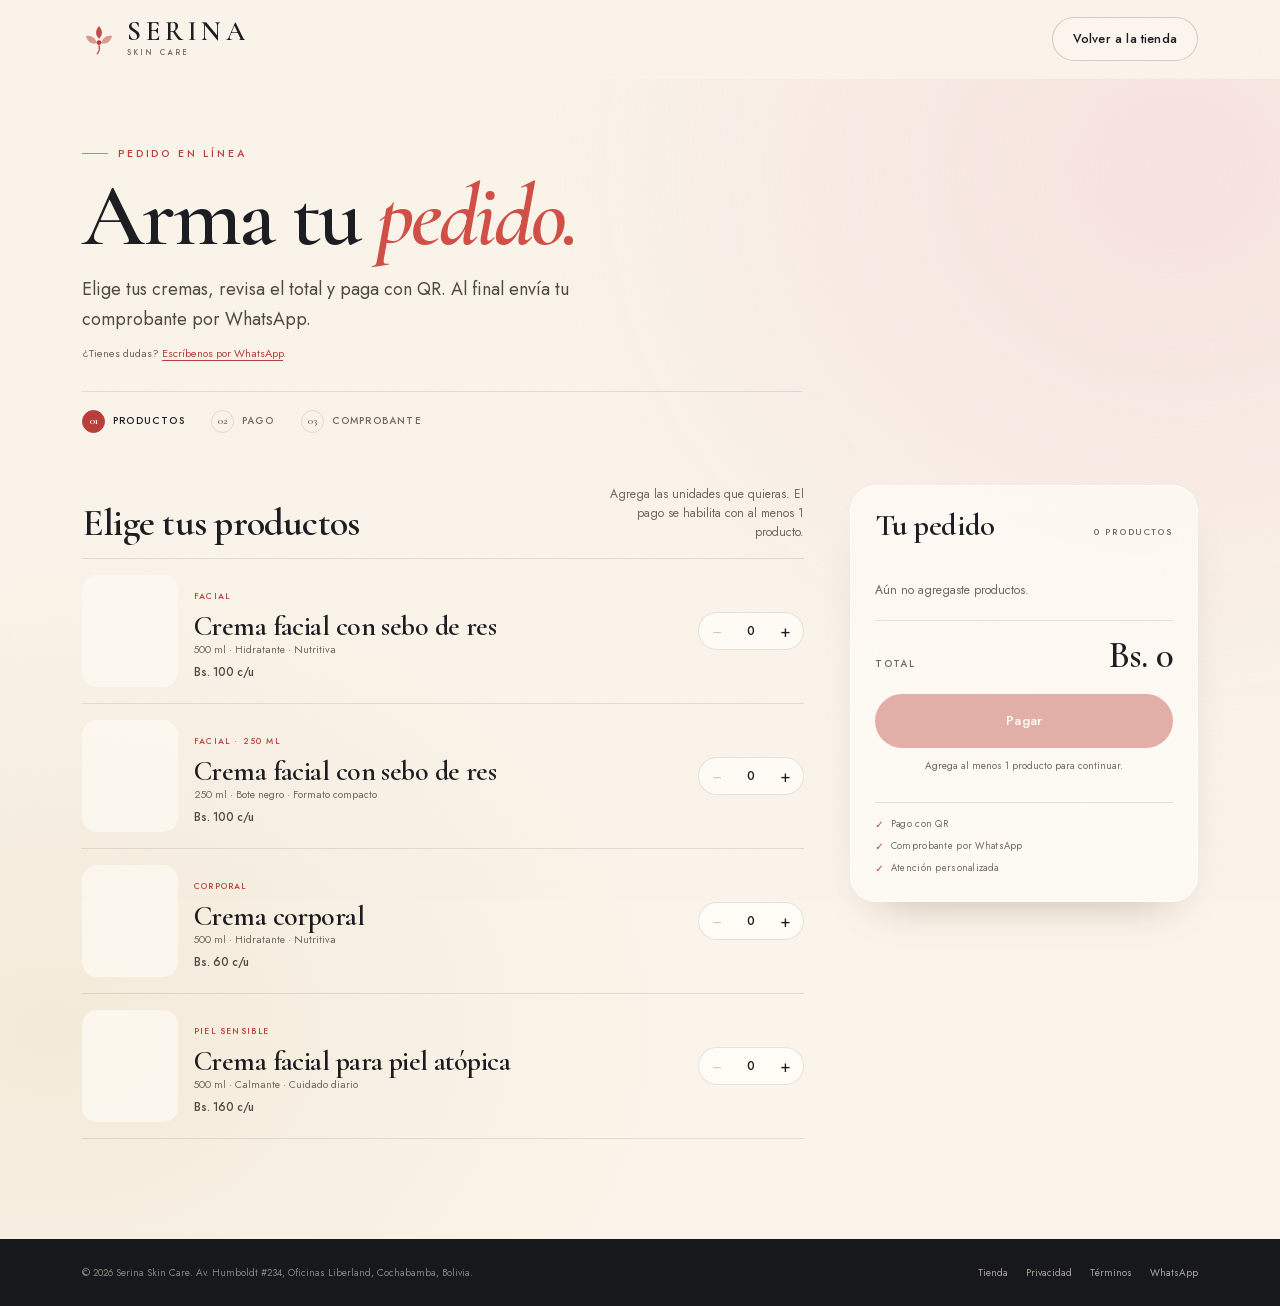
<file: pedido.html>
<!DOCTYPE html>
<html lang="es">
<head>
  <meta charset="utf-8">
  <meta name="viewport" content="width=device-width, initial-scale=1">
  <title>Arma tu pedido | Serina Skin Care</title>
  <meta name="description" content="Elige tus cremas Serina, revisa el total y paga con QR. Envía tu comprobante por WhatsApp.">
  <meta name="theme-color" content="#faf4ea">
  <meta name="color-scheme" content="light">
  <meta name="robots" content="noindex, nofollow, noimageindex">
  <meta name="referrer" content="strict-origin-when-cross-origin">
  <meta http-equiv="Content-Security-Policy" content="default-src 'self'; img-src 'self' data: blob:; style-src 'self'; script-src 'self'; font-src 'self'; connect-src 'self'; object-src 'none'; base-uri 'self'; form-action 'none'">
  <link rel="icon" href="favicon.ico" sizes="any">
  <link rel="icon" type="image/png" href="assets/img/brand/favicon-32.png" sizes="32x32">
  <link rel="apple-touch-icon" href="assets/img/brand/apple-touch-icon.png">
  <link rel="preload" href="assets/fonts/CormorantGaramond-600.woff2" as="font" type="font/woff2" crossorigin>
  <link rel="preload" href="assets/fonts/CormorantGaramond-600-italic.woff2" as="font" type="font/woff2" crossorigin>
  <link rel="preload" href="assets/fonts/Jost-400.woff2" as="font" type="font/woff2" crossorigin>
  <link rel="stylesheet" href="assets/css/styles.css">
  <link rel="stylesheet" href="assets/css/order.css">
</head>
<body>
  <a class="skip-link" href="#pedido">Saltar al contenido</a>

  <header class="site-header">
    <div class="container header-inner">
      <a class="brand" href="index.html" aria-label="Serina Skin Care, volver al inicio">
        <span class="brand-mark" aria-hidden="true">
          <svg viewBox="0 0 48 48" fill="none">
            <path d="M24 5.5c5.4 6.4 5.4 12.4 0 18-5.4-5.6-5.4-11.6 0-18Z" fill="currentColor" opacity=".92"/>
            <path d="M42.5 19.6c-2.3 8.1-7.6 11.8-15.4 10.5 1.9-7.7 7.2-11.4 15.4-10.5Z" fill="currentColor" opacity=".5"/>
            <path d="M5.5 19.6c8.2-.9 13.5 2.8 15.4 10.5-7.8 1.3-13.1-2.4-15.4-10.5Z" fill="currentColor" opacity=".5"/>
            <circle cx="24" cy="29" r="3.4" fill="currentColor"/>
            <path d="M24 33.2c1.3 5.2 0 9.1-2.5 11.6" stroke="currentColor" stroke-width="1.7" stroke-linecap="round"/>
          </svg>
        </span>
        <span class="brand-text">
          <span class="brand-name">SERINA</span>
          <span class="brand-sub">SKIN CARE</span>
        </span>
      </a>
      <div class="header-actions">
        <a class="btn btn-ghost btn-sm" href="index.html">Volver a la tienda</a>
      </div>
    </div>
  </header>

  <main class="order-page" id="pedido">
    <div class="container">
      <div class="order-head">
        <p class="eyebrow"><span class="eyebrow-line" aria-hidden="true"></span> Pedido en línea</p>
        <h1>Arma tu <em>pedido.</em></h1>
        <p class="lead">Elige tus cremas, revisa el total y paga con QR. Al final envía tu comprobante por WhatsApp.</p>
        <p class="order-help">¿Tienes dudas? <a href="https://wa.me/59178302116?text=Hola%20Serina%2C%20tengo%20una%20duda%20sobre%20mi%20pedido." target="_blank" rel="noopener noreferrer">Escríbenos por WhatsApp</a>.</p>
        <ol class="order-steps" aria-label="Pasos del pedido">
          <li class="is-active"><span>01</span> Productos</li>
          <li><span>02</span> Pago</li>
          <li><span>03</span> Comprobante</li>
        </ol>
      </div>

      <div class="order-layout">
        <section class="order-list" aria-labelledby="productsTitle">
          <div class="order-list-head">
            <h2 id="productsTitle">Elige tus productos</h2>
            <p>Agrega las unidades que quieras. El pago se habilita con al menos 1 producto.</p>
          </div>
          <div id="orderProducts" class="order-items" data-protect></div>
          <noscript>
            <p class="order-noscript">Activa JavaScript para armar tu pedido en línea. También puedes escribirnos por <a href="https://wa.me/59178302116?text=Hola%20Serina%2C%20quiero%20hacer%20un%20pedido.">WhatsApp</a>.</p>
          </noscript>
        </section>

        <aside class="order-summary" aria-labelledby="summaryTitle">
          <div class="summary-card">
            <div class="summary-head">
              <h2 id="summaryTitle">Tu pedido</h2>
              <span id="summaryCount">0 productos</span>
            </div>
            <div id="summaryItems" class="summary-items"></div>
            <p id="summaryEmpty" class="summary-empty">Aún no agregaste productos.</p>
            <div class="summary-total">
              <span>Total</span>
              <strong id="summaryTotal">Bs. 0</strong>
            </div>
            <button id="payButton" class="btn btn-primary btn-block" type="button" disabled>Pagar</button>
            <p id="summaryNote" class="summary-note">Agrega al menos 1 producto para continuar.</p>
            <div class="summary-trust">
              <span>Pago con QR</span>
              <span>Comprobante por WhatsApp</span>
              <span>Atención personalizada</span>
            </div>
          </div>
        </aside>
      </div>
    </div>
  </main>

  <dialog id="paymentDialog" class="payment-dialog" aria-labelledby="paymentTitle">
    <button id="closePayment" class="payment-close" type="button" aria-label="Cerrar pago">&times;</button>
    <div class="payment-inner">
      <div class="payment-grid">
        <section class="payment-qr">
          <p class="eyebrow"><span class="eyebrow-line" aria-hidden="true"></span> Pago con QR</p>
          <h2 id="paymentTitle">Escanea y paga</h2>
          <p class="payment-amount-label">Monto exacto</p>
          <strong id="paymentAmount" class="payment-amount">Bs. 0</strong>
          <div class="qr-frame" data-protect>
            <img id="qrImage" src="assets/img/pago/qr-mercantil.png" width="820" height="820" alt="QR de pago de Mercantil Santa Cruz">
          </div>
          <p class="qr-hint">Abre tu app bancaria, escanea el QR e ingresa exactamente este monto.</p>
          <p class="qr-bank">Mercantil Santa Cruz</p>
          <dl class="qr-account">
            <div><dt>Titular</dt><dd>Ernesto Emilio Gonzales Bermudez</dd></div>
            <div><dt>Cuenta</dt><dd>1014639752</dd></div>
          </dl>
          <button id="copyAmount" class="btn btn-ghost btn-sm" type="button">Copiar monto</button>
          <p id="qrNotice" class="qr-notice" hidden>QR de demostración. Configura el QR real de Serina antes de publicar.</p>
        </section>

        <section class="payment-receipt">
          <p class="eyebrow"><span class="eyebrow-line" aria-hidden="true"></span> Paso 2</p>
          <h3>Envía tu comprobante</h3>
          <p>Adjunta la foto o PDF de tu pago. Se enviará por WhatsApp junto con el detalle de tu pedido.</p>

          <label class="file-drop">
            <span class="file-drop-icon" aria-hidden="true">
              <svg viewBox="0 0 24 24" fill="none" stroke="currentColor" stroke-width="1.6" stroke-linecap="round" stroke-linejoin="round"><path d="M12 16V4"/><path d="m7 9 5-5 5 5"/><path d="M5 16v3a1 1 0 0 0 1 1h12a1 1 0 0 0 1-1v-3"/></svg>
            </span>
            <span>Subir comprobante</span>
            <small>JPG, PNG o PDF · máximo 15 MB</small>
            <input id="receipt" type="file" accept="image/*,application/pdf">
          </label>

          <div id="receiptPreview" class="receipt-preview" hidden></div>

          <button id="sendPayment" class="btn btn-primary btn-block" type="button" disabled>Enviar pago por WhatsApp</button>
          <p class="receipt-note">Tu archivo no se sube a nuestra web: se comparte directo desde tu dispositivo.</p>
          <a id="sendDetail" class="receipt-fallback" href="#" target="_blank" rel="noopener noreferrer">Enviar solo el detalle por WhatsApp</a>
          <p id="paymentStatus" class="payment-status" role="status" aria-live="polite"></p>
        </section>
      </div>
    </div>
  </dialog>

  <footer class="site-footer order-footer">
    <div class="container order-footer-bottom">
      <p>© 2026 Serina Skin Care. Av. Humboldt #234, Oficinas Liberland, Cochabamba, Bolivia.</p>
      <div class="legal-links">
        <a href="index.html">Tienda</a>
        <a href="legal.html#privacidad">Privacidad</a>
        <a href="legal.html#terminos">Términos</a>
        <a href="https://wa.me/59178302116?text=Hola%20Serina%2C%20tengo%20una%20duda%20sobre%20mi%20pedido." target="_blank" rel="noopener noreferrer">WhatsApp</a>
      </div>
    </div>
  </footer>

  <script src="assets/js/config.js" defer></script>
  <script src="assets/js/main.js" defer></script>
  <script src="assets/js/order.js" defer></script>
</body>
</html>
</file>
<file: assets/css/styles.css>
@font-face {
  font-family: "Cormorant Garamond";
  src: url("../fonts/CormorantGaramond-600.woff2") format("woff2");
  font-weight: 600;
  font-style: normal;
  font-display: swap;
}
@font-face {
  font-family: "Cormorant Garamond";
  src: url("../fonts/CormorantGaramond-600-italic.woff2") format("woff2");
  font-weight: 600;
  font-style: italic;
  font-display: swap;
}
@font-face {
  font-family: "Jost";
  src: url("../fonts/Jost-400.woff2") format("woff2");
  font-weight: 400;
  font-style: normal;
  font-display: swap;
}
@font-face {
  font-family: "Jost";
  src: url("../fonts/Jost-500.woff2") format("woff2");
  font-weight: 500;
  font-style: normal;
  font-display: swap;
}
@font-face {
  font-family: "Jost";
  src: url("../fonts/Jost-600.woff2") format("woff2");
  font-weight: 600;
  font-style: normal;
  font-display: swap;
}

:root {
  --cream: #faf4ea;
  --paper: #fffcf6;
  --ink: #1b1c20;
  --ink-soft: #4d4943;
  --muted: #6f665c;
  --coral: #d14e46;
  --coral-deep: #b93e38;
  --coral-dark: #a9322d;
  --blush: #f3cdd1;
  --blush-soft: #f8e4e3;
  --amber: #b4551f;
  --gold: #c9a24b;
  --gold-deep: #a77f2e;
  --sage: #71866b;
  --sage-soft: #e6eee0;
  --charcoal: #17181c;
  --line: rgba(27, 28, 32, 0.11);
  --line-light: rgba(255, 255, 255, 0.14);
  --shadow: 0 36px 70px -45px rgba(70, 38, 24, 0.55);
  --shadow-soft: 0 22px 45px -30px rgba(70, 38, 24, 0.4);
  --radius: 30px;
  --font-display: "Cormorant Garamond", Georgia, "Times New Roman", serif;
  --font-sans: "Jost", system-ui, -apple-system, "Segoe UI", sans-serif;
  --container: 1180px;
  --gutter: clamp(18px, 4vw, 32px);
}

*,
*::before,
*::after {
  box-sizing: border-box;
}

html {
  scroll-behavior: smooth;
  scroll-padding-top: 88px;
  overflow-x: hidden;
  overflow-x: clip;
  -webkit-text-size-adjust: 100%;
}

body {
  margin: 0;
  background: var(--cream);
  color: var(--ink);
  font-family: var(--font-sans);
  font-size: 16px;
  font-weight: 400;
  line-height: 1.6;
  overflow-x: hidden;
  overflow-x: clip;
  -webkit-font-smoothing: antialiased;
  text-rendering: optimizeLegibility;
}

body::before {
  content: "";
  position: fixed;
  inset: 0;
  z-index: 9999;
  pointer-events: none;
  opacity: 0.18;
  background-image: url("data:image/svg+xml,%3Csvg xmlns='http://www.w3.org/2000/svg' width='140' height='140' viewBox='0 0 140 140'%3E%3Cfilter id='n'%3E%3CfeTurbulence type='fractalNoise' baseFrequency='.75' numOctaves='2' stitchTiles='stitch'/%3E%3C/filter%3E%3Crect width='140' height='140' filter='url(%23n)' opacity='.16'/%3E%3C/svg%3E");
}

img,
svg {
  display: block;
}

[hidden] {
  display: none !important;
}


img {
  max-width: 100%;
  height: auto;
  -webkit-touch-callout: none;
  -webkit-user-select: none;
  user-select: none;
}

a {
  color: inherit;
  text-decoration: none;
}

button,
input,
summary {
  font: inherit;
}

button {
  color: inherit;
}

h1,
h2,
h3,
h4,
p,
ul,
figure {
  margin: 0;
}

ul {
  padding: 0;
  list-style: none;
}

::selection {
  background: var(--coral-deep);
  color: var(--cream);
}

:focus-visible {
  outline: 2px solid var(--coral-deep);
  outline-offset: 3px;
}

.skip-link {
  position: fixed;
  top: 12px;
  left: 12px;
  z-index: 1000;
  padding: 10px 16px;
  border-radius: 999px;
  background: var(--ink);
  color: var(--cream);
  font-size: 12px;
  transform: translateY(-160%);
  transition: transform 0.2s ease;
}

.skip-link:focus {
  transform: none;
}

.container {
  width: 100%;
  max-width: var(--container);
  margin: 0 auto;
  padding: 0 var(--gutter);
}

.icon {
  display: inline-flex;
  flex: 0 0 auto;
  width: 18px;
  height: 18px;
}

.icon svg {
  width: 100%;
  height: 100%;
}

.icon-arrow {
  width: 17px;
  height: 17px;
}

.eyebrow {
  display: flex;
  align-items: center;
  gap: 10px;
  color: var(--coral-deep);
  font-size: 10.5px;
  font-weight: 500;
  letter-spacing: 0.27em;
  line-height: 1.3;
  text-transform: uppercase;
}

.eyebrow-line {
  display: inline-block;
  width: 26px;
  height: 1px;
  background: currentColor;
  opacity: 0.65;
}

.eyebrow.light {
  color: #f7d7b6;
}

h1,
h2 {
  font-family: var(--font-display);
  font-weight: 600;
  letter-spacing: -0.025em;
  line-height: 0.95;
}

h1 em,
h2 em {
  color: var(--coral);
  font-style: italic;
  font-weight: 600;
}

.lead {
  max-width: 490px;
  margin-top: 24px;
  color: var(--ink-soft);
  font-size: clamp(16px, 1.7vw, 18px);
  line-height: 1.7;
}

.section {
  padding: clamp(76px, 9vw, 128px) 0;
}

.section-head {
  display: flex;
  align-items: flex-end;
  justify-content: space-between;
  gap: 48px;
  margin-bottom: clamp(38px, 5vw, 58px);
}

.section-head h2 {
  margin-top: 18px;
  font-size: clamp(46px, 5vw, 70px);
}

.section-head.center {
  display: block;
  max-width: 720px;
  margin-right: auto;
  margin-left: auto;
  text-align: center;
}

.section-head.center .eyebrow {
  justify-content: center;
}

.section-head.center h2 {
  margin-top: 16px;
}

.section-lead {
  max-width: 390px;
  padding-bottom: 8px;
  color: var(--muted);
  font-size: 14.5px;
  line-height: 1.7;
}

.section-lead.centered {
  max-width: 520px;
  margin: 20px auto 0;
}

.btn {
  display: inline-flex;
  align-items: center;
  justify-content: center;
  gap: 10px;
  min-height: 54px;
  padding: 0 27px;
  border: 1px solid transparent;
  border-radius: 999px;
  cursor: pointer;
  font-family: var(--font-sans);
  font-size: 13.5px;
  font-weight: 500;
  letter-spacing: 0.015em;
  line-height: 1;
  text-align: center;
  white-space: nowrap;
  transition: transform 0.25s ease, background-color 0.25s ease, border-color 0.25s ease, box-shadow 0.25s ease, color 0.25s ease;
}

.btn:hover {
  transform: translateY(-2px);
}

.btn:active {
  transform: translateY(0);
}

.btn-primary {
  background: var(--coral-deep);
  color: #fff;
  box-shadow: 0 18px 30px -18px rgba(185, 62, 56, 0.8);
}

.btn-primary:hover {
  background: var(--coral-dark);
  box-shadow: 0 22px 34px -18px rgba(169, 50, 45, 0.75);
}

.btn-ghost {
  border-color: rgba(27, 28, 32, 0.18);
  background: rgba(255, 252, 246, 0.28);
  color: var(--ink);
}

.btn-ghost:hover {
  border-color: var(--ink);
  background: rgba(255, 252, 246, 0.7);
}

.btn-dark {
  background: var(--ink);
  color: var(--cream);
  box-shadow: 0 18px 30px -20px rgba(23, 24, 28, 0.8);
}

.btn-dark:hover {
  background: var(--coral-deep);
}

.btn-cream {
  background: var(--cream);
  color: var(--coral-deep);
  box-shadow: 0 20px 40px -22px rgba(70, 20, 15, 0.55);
}

.btn-cream:hover {
  background: #fff;
  color: var(--coral-dark);
}

.btn-sm {
  min-height: 44px;
  padding: 0 20px;
  font-size: 12.5px;
}

/* Announcement + header */
.announce {
  background: var(--charcoal);
  color: rgba(250, 244, 234, 0.8);
}

.announce-inner {
  display: flex;
  align-items: center;
  justify-content: space-between;
  gap: 20px;
  min-height: 38px;
  font-size: 10.5px;
  letter-spacing: 0.12em;
  text-transform: uppercase;
}

.announce p {
  display: flex;
  align-items: center;
  gap: 9px;
}

.announce a {
  display: inline-flex;
  align-items: center;
  gap: 8px;
  color: rgba(250, 244, 234, 0.95);
  transition: color 0.2s ease;
}

.announce a:hover {
  color: #f5c7a8;
}

.announce-dot {
  width: 6px;
  height: 6px;
  border-radius: 50%;
  background: var(--coral);
  box-shadow: 0 0 0 3px rgba(209, 78, 70, 0.18);
}

.site-header {
  position: sticky;
  top: 0;
  z-index: 100;
  background: rgba(250, 244, 234, 0.84);
  border-bottom: 1px solid transparent;
  backdrop-filter: blur(18px);
  -webkit-backdrop-filter: blur(18px);
  transition: border-color 0.25s ease, box-shadow 0.25s ease, background-color 0.25s ease;
}

.site-header.scrolled {
  border-bottom-color: var(--line);
  background: rgba(250, 244, 234, 0.94);
  box-shadow: 0 14px 30px -30px rgba(25, 20, 15, 0.45);
}

.header-inner {
  position: relative;
  display: flex;
  align-items: center;
  justify-content: space-between;
  gap: 22px;
  min-height: 78px;
}

.brand {
  display: inline-flex;
  align-items: center;
  gap: 11px;
  flex: 0 0 auto;
}

.brand-mark {
  display: grid;
  place-items: center;
  width: 34px;
  height: 34px;
  color: var(--coral-deep);
}

.brand-mark svg {
  width: 100%;
  height: 100%;
}

.brand-text {
  display: flex;
  flex-direction: column;
}

.brand-name {
  font-family: var(--font-display);
  font-size: 27px;
  font-weight: 600;
  letter-spacing: 0.17em;
  line-height: 0.82;
}

.brand-sub {
  margin-top: 6px;
  color: var(--muted);
  font-size: 7.5px;
  font-weight: 500;
  letter-spacing: 0.4em;
  line-height: 1;
}

.nav {
  display: flex;
  align-items: center;
  gap: clamp(18px, 2.4vw, 34px);
}

.nav > a {
  position: relative;
  color: var(--ink-soft);
  font-size: 13px;
  font-weight: 500;
  letter-spacing: 0.02em;
  transition: color 0.2s ease;
}

.nav > a::after {
  content: "";
  position: absolute;
  right: 0;
  bottom: -7px;
  left: 0;
  height: 1px;
  background: var(--coral-deep);
  transform: scaleX(0);
  transform-origin: right;
  transition: transform 0.3s ease;
}

.nav > a:hover {
  color: var(--ink);
}

.nav > a:hover::after {
  transform: scaleX(1);
  transform-origin: left;
}

.header-actions {
  display: flex;
  align-items: center;
  gap: 10px;
}

.menu-toggle {
  display: none;
  width: 44px;
  height: 44px;
  padding: 0;
  border: 1px solid var(--line);
  border-radius: 50%;
  background: transparent;
  cursor: pointer;
}

.menu-toggle span {
  display: block;
  width: 17px;
  height: 1.5px;
  margin: 4px auto;
  border-radius: 999px;
  background: var(--ink);
  transition: transform 0.25s ease, opacity 0.25s ease;
}

.nav-open .menu-toggle span:nth-child(1) {
  transform: translateY(5.5px) rotate(45deg);
}

.nav-open .menu-toggle span:nth-child(2) {
  opacity: 0;
}

.nav-open .menu-toggle span:nth-child(3) {
  transform: translateY(-5.5px) rotate(-45deg);
}

/* Hero */
.hero {
  position: relative;
  padding: clamp(44px, 6vw, 84px) 0 clamp(64px, 8vw, 104px);
  overflow: hidden;
}

.hero::before {
  content: "";
  position: absolute;
  top: -18%;
  right: -10%;
  width: 60vw;
  height: 60vw;
  max-width: 820px;
  max-height: 820px;
  border-radius: 50%;
  background: radial-gradient(circle at 40% 40%, rgba(247, 214, 206, 0.9), rgba(250, 244, 234, 0) 68%);
  pointer-events: none;
}

.hero::after {
  content: "";
  position: absolute;
  bottom: -30%;
  left: -16%;
  width: 46vw;
  height: 46vw;
  max-width: 620px;
  max-height: 620px;
  border-radius: 50%;
  background: radial-gradient(circle, rgba(236, 219, 193, 0.6), rgba(250, 244, 234, 0) 70%);
  pointer-events: none;
}

.hero-grid {
  position: relative;
  z-index: 1;
  display: grid;
  grid-template-columns: minmax(0, 1.04fr) minmax(0, 0.96fr);
  align-items: center;
  gap: clamp(30px, 4vw, 64px);
}

.hero-copy {
  padding-top: 6px;
}

.hero h1 {
  margin: 22px 0 24px;
  font-size: clamp(56px, 7.4vw, 98px);
  line-height: 0.88;
  letter-spacing: -0.035em;
}

.hero-actions {
  display: flex;
  flex-wrap: wrap;
  gap: 11px;
  margin-top: 30px;
}

.trust {
  display: flex;
  flex-wrap: wrap;
  gap: 14px 22px;
  margin-top: 32px;
  color: var(--muted);
  font-size: 11.5px;
  letter-spacing: 0.02em;
}

.trust li {
  display: flex;
  align-items: center;
  gap: 7px;
}

.trust .icon {
  width: 15px;
  height: 15px;
  color: var(--coral-deep);
}

.hero-visual {
  position: relative;
  display: grid;
  place-items: center;
  min-height: 620px;
  isolation: isolate;
}

.hero-blob {
  position: absolute;
  top: 50%;
  left: 50%;
  width: min(92%, 500px);
  aspect-ratio: 1;
  border-radius: 50%;
  background:
    radial-gradient(circle at 35% 28%, rgba(255, 247, 240, 0.9), transparent 35%),
    linear-gradient(160deg, #f8d8cf 0%, #efc0ba 48%, #e9aaa6 100%);
  box-shadow: inset -20px -28px 70px rgba(174, 90, 77, 0.16), 0 40px 80px -60px rgba(120, 50, 35, 0.5);
  transform: translate(-50%, -50%);
}

.hero-ring {
  position: absolute;
  top: 50%;
  left: 50%;
  width: min(105%, 590px);
  aspect-ratio: 1;
  border: 1px solid rgba(201, 162, 75, 0.45);
  border-radius: 50%;
  transform: translate(-50%, -50%) rotate(12deg);
}

.hero-stage {
  position: relative;
  z-index: 2;
  display: flex;
  align-items: center;
  justify-content: center;
  width: 100%;
  filter: drop-shadow(0 44px 44px rgba(77, 38, 23, 0.2));
}

.hero-stage img {
  width: 100%;
  height: min(612px, 70vw);
  object-fit: contain;
  animation: float 7s ease-in-out infinite;
}

.watermark {
  position: absolute;
  right: 12px;
  bottom: 9px;
  z-index: 6;
  color: rgba(27, 28, 32, 0.3);
  font-size: 8px;
  font-weight: 500;
  letter-spacing: 0.13em;
  text-transform: uppercase;
  pointer-events: none;
}

.float-card {
  position: absolute;
  z-index: 4;
  border: 1px solid rgba(255, 255, 255, 0.72);
  border-radius: 18px;
  background: rgba(255, 252, 246, 0.9);
  box-shadow: 0 18px 36px -24px rgba(70, 38, 24, 0.45);
  backdrop-filter: blur(12px);
  -webkit-backdrop-filter: blur(12px);
}

.float-size {
  top: 12%;
  left: -1%;
  display: flex;
  flex-direction: column;
  gap: 2px;
  padding: 12px 17px;
}

.fc-kicker {
  color: var(--coral-deep);
  font-size: 8.5px;
  font-weight: 500;
  letter-spacing: 0.17em;
  text-transform: uppercase;
}

.float-size strong {
  font-family: var(--font-display);
  font-size: 25px;
  font-weight: 600;
  line-height: 1;
}

.float-benefits {
  bottom: 7%;
  left: -4%;
  display: flex;
  gap: 14px;
  padding: 12px 15px;
}

.mini-benefit {
  display: flex;
  flex-direction: column;
  align-items: center;
  gap: 5px;
  color: var(--ink-soft);
  font-size: 9px;
  letter-spacing: 0.03em;
}

.mini-benefit svg {
  width: 17px;
  height: 17px;
  color: var(--coral-deep);
}

.stamp {
  position: absolute;
  top: 4%;
  right: 0;
  z-index: 4;
  display: flex;
  flex-direction: column;
  align-items: center;
  justify-content: center;
  width: 114px;
  height: 114px;
  border: 1px solid rgba(201, 162, 75, 0.35);
  border-radius: 50%;
  background: var(--paper);
  color: var(--coral-deep);
  text-align: center;
  box-shadow: 0 18px 36px -24px rgba(70, 38, 24, 0.45);
  transform: rotate(7deg);
}

.stamp span {
  font-size: 8px;
  font-weight: 500;
  letter-spacing: 0.16em;
  text-transform: uppercase;
}

.stamp strong {
  margin-top: 2px;
  font-family: var(--font-display);
  font-size: 19px;
  font-weight: 600;
  line-height: 1;
}

.stamp svg {
  position: absolute;
  inset: 4px;
  width: calc(100% - 8px);
  height: calc(100% - 8px);
  color: var(--gold);
}

.spark {
  position: absolute;
  z-index: 1;
  color: var(--gold);
  opacity: 0.8;
}

.spark-1 {
  top: 31%;
  right: 5%;
  width: 22px;
  height: 22px;
}

.spark-2 {
  right: 14%;
  bottom: 20%;
  width: 13px;
  height: 13px;
  opacity: 0.6;
}

/* Marquee */
.marquee {
  position: relative;
  z-index: 2;
  overflow: hidden;
  background: var(--charcoal);
  color: rgba(250, 244, 234, 0.9);
  transform: rotate(-1.4deg);
  transform-origin: center;
}

.marquee-track {
  display: flex;
  width: max-content;
  animation: marquee 34s linear infinite;
}

.marquee-track span {
  display: flex;
  align-items: center;
  gap: 26px;
  padding: 17px 26px;
  font-size: 10.5px;
  font-weight: 400;
  letter-spacing: 0.3em;
  text-transform: uppercase;
  white-space: nowrap;
}

.marquee-track i {
  color: var(--gold);
  font-style: normal;
  font-size: 8px;
}

/* Products */
.products {
  position: relative;
}

.product-grid {
  display: grid;
  grid-template-columns: repeat(4, minmax(0, 1fr));
  gap: 22px;
}

.product-card {
  position: relative;
  display: flex;
  flex-direction: column;
  min-height: 666px;
  padding: 22px;
  overflow: hidden;
  border: 1px solid rgba(255, 255, 255, 0.5);
  border-radius: var(--radius);
  box-shadow: var(--shadow-soft);
  transition: transform 0.35s ease, box-shadow 0.35s ease;
}

.product-card:hover {
  transform: translateY(-6px);
  box-shadow: 0 42px 70px -48px rgba(70, 38, 24, 0.55);
}

.card-facial {
  background: linear-gradient(155deg, #f8ddd7 0%, #f3cac8 56%, #eebfbe 100%);
}

.card-corporal {
  background: linear-gradient(155deg, #eee7dc 0%, #e5dccf 100%);
}

.card-atopic {
  background: linear-gradient(155deg, #e9efe3 0%, #dce7d5 100%);
}

.card-black {
  background: linear-gradient(155deg, #e9e4dc 0%, #ded6cb 100%);
}

.card-top {
  position: relative;
  z-index: 3;
  display: flex;
  align-items: center;
  justify-content: space-between;
  gap: 12px;
}

.tag {
  display: inline-flex;
  align-items: center;
  padding: 7px 11px;
  border: 1px solid rgba(255, 255, 255, 0.62);
  border-radius: 999px;
  background: rgba(255, 252, 246, 0.72);
  color: var(--ink-soft);
  font-size: 9px;
  font-weight: 500;
  letter-spacing: 0.15em;
  line-height: 1;
  text-transform: uppercase;
  backdrop-filter: blur(10px);
}

.card-num {
  color: rgba(27, 28, 32, 0.25);
  font-family: var(--font-display);
  font-size: 22px;
  font-weight: 600;
  line-height: 1;
}

.card-stage {
  position: relative;
  z-index: 1;
  display: grid;
  place-items: center;
  height: 356px;
  margin: 2px 0 8px;
}

.stage-circle {
  position: absolute;
  top: 50%;
  left: 50%;
  width: 264px;
  aspect-ratio: 1;
  border: 1px solid rgba(255, 255, 255, 0.55);
  border-radius: 50%;
  background: rgba(255, 252, 246, 0.34);
  box-shadow: inset 0 0 60px rgba(255, 255, 255, 0.25);
  transform: translate(-50%, -50%);
}

.card-corporal .stage-circle {
  background: rgba(255, 252, 246, 0.25);
}

.card-atopic .stage-circle {
  background: rgba(255, 252, 246, 0.3);
}

.card-black .stage-circle {
  background: rgba(255, 252, 246, 0.28);
}

.card-stage img {
  position: relative;
  z-index: 1;
  width: 100%;
  height: 344px;
  object-fit: contain;
  filter: drop-shadow(0 28px 24px rgba(65, 35, 22, 0.18));
  transition: transform 0.55s cubic-bezier(0.2, 0.7, 0.2, 1);
}

.product-card:hover .card-stage img {
  transform: translateY(-8px) scale(1.025);
}

.card-body {
  position: relative;
  z-index: 2;
  margin-top: auto;
}

.card-kicker {
  margin-bottom: 7px;
  color: rgba(27, 28, 32, 0.56);
  font-size: 9px;
  font-weight: 500;
  letter-spacing: 0.15em;
  text-transform: uppercase;
}

.card-body h3 {
  font-family: var(--font-display);
  font-size: 35px;
  font-weight: 600;
  letter-spacing: -0.025em;
  line-height: 0.96;
}

.card-atopic .card-body h3 {
  font-size: 30px;
}

.card-size {
  margin-top: 5px;
  color: rgba(27, 28, 32, 0.55);
  font-size: 11.5px;
  letter-spacing: 0.04em;
}

.card-desc {
  max-width: 31ch;
  margin-top: 13px;
  color: rgba(27, 28, 32, 0.7);
  font-size: 13px;
  line-height: 1.6;
}

.chips {
  display: flex;
  flex-wrap: wrap;
  gap: 6px;
  margin: 16px 0 19px;
}

.chips li {
  padding: 6px 9px;
  border: 1px solid rgba(27, 28, 32, 0.13);
  border-radius: 999px;
  background: rgba(255, 255, 255, 0.18);
  color: rgba(27, 28, 32, 0.65);
  font-size: 9px;
  font-weight: 500;
  letter-spacing: 0.09em;
  line-height: 1;
  text-transform: uppercase;
}

.btn-card {
  width: 100%;
  min-height: 48px;
  border-radius: 999px;
  background: var(--ink);
  color: var(--cream);
  font-size: 12.5px;
}

.btn-card:hover {
  background: var(--coral-deep);
}

.card-note {
  min-height: 13px;
  margin-top: 10px;
  color: rgba(27, 28, 32, 0.62);
  font-size: 10px;
  line-height: 1.4;
  text-align: center;
}

/* Benefits */
.benefits {
  background: linear-gradient(180deg, rgba(255, 252, 246, 0.7), rgba(250, 244, 234, 0) 70%);
}

.benefit-grid {
  display: grid;
  grid-template-columns: repeat(3, minmax(0, 1fr));
  gap: 0 30px;
  margin-top: 50px;
}

.benefit {
  position: relative;
  padding: 32px 26px 30px 0;
  border-top: 1px solid var(--line);
}

.benefit:nth-child(n + 2) {
  padding-left: 28px;
  border-left: 1px solid var(--line);
}

.benefit-icon {
  display: grid;
  place-items: center;
  width: 46px;
  height: 46px;
  border: 1px solid rgba(201, 162, 75, 0.35);
  border-radius: 50%;
  color: var(--coral-deep);
}

.benefit-icon svg {
  width: 21px;
  height: 21px;
}

.benefit-num {
  position: absolute;
  top: 34px;
  right: 8px;
  color: rgba(27, 28, 32, 0.2);
  font-family: var(--font-display);
  font-size: 18px;
  font-weight: 600;
}

.benefit h3 {
  margin: 20px 0 9px;
  font-family: var(--font-display);
  font-size: 31px;
  font-weight: 600;
  line-height: 1;
}

.benefit p {
  max-width: 31ch;
  color: var(--muted);
  font-size: 13.5px;
  line-height: 1.65;
}

.ingredient-bar {
  display: flex;
  flex-wrap: wrap;
  align-items: center;
  justify-content: center;
  gap: 9px 22px;
  margin-top: 42px;
  padding: 18px 20px;
  border-top: 1px solid var(--line);
  border-bottom: 1px solid var(--line);
}

.ingredient-bar span {
  color: var(--ink-soft);
  font-size: 10px;
  font-weight: 500;
  letter-spacing: 0.14em;
  text-transform: uppercase;
}

.ingredient-bar span + span::before {
  content: "✦";
  margin-right: 22px;
  color: var(--gold-deep);
  font-size: 7px;
  vertical-align: middle;
}

/* Ritual split */
.ritual {
  padding-top: 0;
}

.split {
  display: grid;
  grid-template-columns: minmax(0, 1fr) minmax(0, 1fr);
  align-items: center;
  gap: clamp(38px, 6vw, 82px);
}

.split-media {
  position: relative;
  aspect-ratio: 4 / 5;
  overflow: hidden;
  border-radius: var(--radius);
  background: #e7ded2;
  box-shadow: var(--shadow);
}

.split-media > img {
  width: 100%;
  height: 100%;
  object-fit: cover;
  transition: transform 0.9s cubic-bezier(0.2, 0.7, 0.2, 1);
}

.split-media:hover > img {
  transform: scale(1.025);
}

.media-badge {
  position: absolute;
  bottom: 20px;
  left: 20px;
  z-index: 7;
  display: flex;
  flex-direction: column;
  gap: 1px;
  padding: 14px 18px;
  border: 1px solid rgba(255, 255, 255, 0.55);
  border-radius: 16px;
  background: rgba(250, 244, 234, 0.92);
  color: var(--ink);
  box-shadow: 0 18px 30px -24px rgba(40, 25, 15, 0.5);
  backdrop-filter: blur(10px);
}

.media-badge span {
  color: var(--muted);
  font-size: 8px;
  font-weight: 500;
  letter-spacing: 0.18em;
  text-transform: uppercase;
}

.media-badge strong {
  font-family: var(--font-display);
  font-size: 24px;
  font-weight: 600;
  line-height: 0.95;
}

.split-copy h2 {
  margin: 18px 0 20px;
  font-size: clamp(46px, 5vw, 66px);
}

.split-copy > p {
  max-width: 46ch;
  color: var(--muted);
  font-size: 14.5px;
  line-height: 1.75;
}

.checks {
  display: grid;
  gap: 12px;
  margin: 24px 0 28px;
}

.checks li {
  display: flex;
  align-items: flex-start;
  gap: 10px;
  color: var(--ink-soft);
  font-size: 13.5px;
  line-height: 1.5;
}

.checks .icon {
  width: 17px;
  height: 17px;
  margin-top: 2px;
  color: var(--coral-deep);
}

/* Steps */
.steps {
  background: linear-gradient(180deg, #f7efe5 0%, #f2e8dc 100%);
}

.step-grid {
  position: relative;
  display: grid;
  grid-template-columns: repeat(3, minmax(0, 1fr));
  gap: 20px;
  margin-top: 46px;
}

.step-grid::before {
  content: "";
  position: absolute;
  top: 48px;
  right: 16%;
  left: 16%;
  border-top: 1px dashed rgba(27, 28, 32, 0.2);
}

.step {
  position: relative;
  z-index: 1;
  padding: 28px;
  border: 1px solid rgba(255, 255, 255, 0.7);
  border-radius: 24px;
  background: rgba(255, 252, 246, 0.78);
  box-shadow: 0 22px 44px -36px rgba(70, 38, 24, 0.45);
}

.step-num {
  display: inline-flex;
  align-items: center;
  justify-content: center;
  width: 48px;
  height: 48px;
  border-radius: 50%;
  background: var(--coral-deep);
  color: #fff;
  font-family: var(--font-display);
  font-size: 18px;
  font-weight: 600;
  line-height: 1;
}

.step h3 {
  margin: 20px 0 7px;
  font-family: var(--font-display);
  font-size: 27px;
  font-weight: 600;
  line-height: 1;
}

.step p {
  max-width: 30ch;
  color: var(--muted);
  font-size: 13px;
  line-height: 1.65;
}

.steps-note {
  max-width: 690px;
  margin: 34px auto 0;
  color: var(--muted);
  font-size: 12.5px;
  line-height: 1.7;
  text-align: center;
}

/* FAQ */
.faq-grid {
  display: grid;
  grid-template-columns: minmax(0, 0.86fr) minmax(0, 1.14fr);
  align-items: start;
  gap: clamp(38px, 6vw, 80px);
}

.faq-intro {
  position: sticky;
  top: 112px;
}

.faq-intro h2 {
  margin: 18px 0 20px;
  font-size: clamp(44px, 4.6vw, 62px);
}

.faq-intro > p {
  max-width: 39ch;
  color: var(--muted);
  font-size: 14px;
  line-height: 1.75;
}

.wa-card {
  display: flex;
  align-items: center;
  gap: 13px;
  margin-top: 26px;
  padding: 16px 17px;
  border-radius: 18px;
  background: var(--ink);
  color: var(--cream);
  transition: transform 0.25s ease, background-color 0.25s ease;
}

.wa-card:hover {
  background: var(--charcoal);
  transform: translateY(-3px);
}

.wa-card-icon {
  display: grid;
  flex: 0 0 auto;
  place-items: center;
  width: 38px;
  height: 38px;
  border-radius: 50%;
  background: rgba(255, 255, 255, 0.1);
  color: #fff;
}

.wa-card-icon svg {
  width: 19px;
  height: 19px;
}

.wa-card-text {
  display: flex;
  flex-direction: column;
  gap: 1px;
}

.wa-card-text strong {
  font-size: 12.5px;
  font-weight: 500;
}

.wa-card-text span {
  color: rgba(250, 244, 234, 0.6);
  font-size: 10.5px;
}

.wa-card .icon-arrow {
  margin-left: auto;
  color: #f0c9a5;
}

.faq-list {
  border-top: 1px solid var(--line);
}

.faq-list details {
  border-bottom: 1px solid var(--line);
}

.faq-list summary {
  position: relative;
  display: flex;
  align-items: center;
  justify-content: space-between;
  gap: 18px;
  padding: 21px 34px 21px 0;
  cursor: pointer;
  color: var(--ink);
  font-size: 14.5px;
  font-weight: 500;
  line-height: 1.4;
  list-style: none;
}

.faq-list summary::-webkit-details-marker {
  display: none;
}

.faq-plus {
  position: absolute;
  top: 50%;
  right: 2px;
  width: 18px;
  height: 18px;
  margin-top: -9px;
  transition: transform 0.3s ease;
}

.faq-plus::before,
.faq-plus::after {
  content: "";
  position: absolute;
  top: 50%;
  left: 50%;
  width: 14px;
  height: 1px;
  background: var(--ink);
  transform: translate(-50%, -50%);
}

.faq-plus::after {
  transform: translate(-50%, -50%) rotate(90deg);
}

details[open] .faq-plus {
  transform: rotate(45deg);
}

.faq-list details p {
  max-width: 58ch;
  padding: 0 30px 22px 0;
  color: var(--muted);
  font-size: 13.5px;
  line-height: 1.75;
  animation: fade-in 0.35s ease;
}

/* Final CTA */
.final-cta {
  position: relative;
  overflow: hidden;
  margin-top: 10px;
  background: linear-gradient(130deg, #ce4b43 0%, #bb3d37 55%, #ab332e 100%);
  color: var(--cream);
}

.final-cta::before {
  content: "";
  position: absolute;
  top: -46%;
  right: -8%;
  width: 760px;
  height: 760px;
  border: 1px solid rgba(247, 215, 182, 0.25);
  border-radius: 50%;
  pointer-events: none;
}

.final-cta::after {
  content: "";
  position: absolute;
  bottom: -55%;
  left: -10%;
  width: 620px;
  height: 620px;
  border-radius: 50%;
  background: radial-gradient(circle, rgba(247, 215, 182, 0.16), transparent 68%);
  pointer-events: none;
}

.final-inner {
  position: relative;
  z-index: 1;
  display: grid;
  grid-template-columns: minmax(0, 1.04fr) minmax(0, 0.96fr);
  align-items: center;
  gap: 30px;
  min-height: 560px;
  padding-top: clamp(58px, 7vw, 88px);
  padding-bottom: clamp(58px, 7vw, 88px);
}

.final-copy h2 {
  margin: 20px 0 20px;
  color: var(--cream);
  font-size: clamp(48px, 5.5vw, 76px);
}

.final-copy h2 em {
  color: #f7d1ab;
}

.final-copy > p {
  max-width: 42ch;
  margin-bottom: 28px;
  color: rgba(255, 248, 240, 0.8);
  font-size: 14.5px;
  line-height: 1.7;
}

.final-note {
  margin-top: 16px;
  color: rgba(255, 248, 240, 0.58);
  font-size: 10px;
  letter-spacing: 0.14em;
  text-transform: uppercase;
}

.final-media {
  position: relative;
  display: grid;
  place-items: center;
  align-self: stretch;
  min-height: 480px;
}

.final-circle {
  position: absolute;
  top: 50%;
  left: 50%;
  width: min(96%, 430px);
  aspect-ratio: 1;
  border-radius: 50%;
  background: radial-gradient(circle at 38% 30%, #fffaf2, #f5e8d8 70%);
  box-shadow: 0 34px 70px -34px rgba(80, 20, 14, 0.55);
  transform: translate(-50%, -50%);
}

.final-media > img {
  position: relative;
  z-index: 2;
  width: auto;
  height: 500px;
  max-width: 100%;
  filter: drop-shadow(0 30px 30px rgba(70, 25, 18, 0.28));
}

.final-tag {
  position: absolute;
  right: 6%;
  bottom: 4%;
  z-index: 3;
  padding: 8px 13px;
  border-radius: 999px;
  background: var(--ink);
  color: var(--cream);
  font-size: 10px;
  letter-spacing: 0.08em;
}

/* Footer */
.site-footer {
  padding: clamp(58px, 7vw, 82px) 0 26px;
  background: var(--charcoal);
  color: var(--cream);
}

.footer-grid {
  display: grid;
  grid-template-columns: minmax(0, 1.35fr) minmax(0, 0.75fr) minmax(0, 0.75fr) minmax(0, 0.85fr);
  gap: 36px;
  padding-bottom: 38px;
  border-bottom: 1px solid var(--line-light);
}

.brand-footer .brand-name {
  color: var(--cream);
}

.brand-footer .brand-sub {
  color: rgba(250, 244, 234, 0.55);
}

.brand-footer .brand-mark {
  color: #e9a09a;
}

.footer-brand > p {
  max-width: 32ch;
  margin-top: 18px;
  color: rgba(250, 244, 234, 0.58);
  font-size: 12.5px;
  line-height: 1.7;
}

.socials {
  display: flex;
  gap: 9px;
  margin-top: 18px;
}

.socials a {
  display: grid;
  place-items: center;
  width: 37px;
  height: 37px;
  border: 1px solid rgba(250, 244, 234, 0.22);
  border-radius: 50%;
  color: var(--cream);
  transition: background-color 0.25s ease, border-color 0.25s ease, transform 0.25s ease;
}

.socials a:hover {
  border-color: var(--coral);
  background: var(--coral-deep);
  transform: translateY(-2px);
}

.socials svg {
  width: 16px;
  height: 16px;
}

.footer-col h3 {
  margin-bottom: 15px;
  color: #d8b77a;
  font-family: var(--font-sans);
  font-size: 9.5px;
  font-weight: 500;
  letter-spacing: 0.2em;
  text-transform: uppercase;
}

.footer-col a,
.footer-col span {
  display: block;
  margin-bottom: 9px;
  color: rgba(250, 244, 234, 0.66);
  font-size: 12.5px;
  line-height: 1.4;
  transition: color 0.2s ease;
}

.footer-col a:hover {
  color: var(--cream);
}

.footer-bottom {
  display: flex;
  align-items: center;
  justify-content: space-between;
  gap: 18px;
  padding-top: 22px;
  padding-bottom: 18px;
  color: rgba(250, 244, 234, 0.54);
  font-size: 10.5px;
}

.legal-links {
  display: flex;
  flex-wrap: wrap;
  gap: 18px;
}

.legal-links a:hover {
  color: var(--cream);
}

.footer-disclaimer {
  border-top: 1px solid rgba(250, 244, 234, 0.1);
  padding-top: 18px;
}

.footer-disclaimer p {
  max-width: 100%;
  color: rgba(250, 244, 234, 0.48);
  font-size: 9.5px;
  line-height: 1.65;
}

/* WhatsApp float */
.wa-float {
  position: fixed;
  right: 22px;
  bottom: 22px;
  z-index: 200;
  display: grid;
  place-items: center;
  width: 58px;
  height: 58px;
  border-radius: 50%;
  background: var(--coral-deep);
  color: #fff;
  box-shadow: 0 18px 34px -14px rgba(120, 35, 28, 0.7);
  transition: transform 0.25s ease, background-color 0.25s ease;
}

.wa-float:hover {
  background: var(--coral-dark);
  transform: scale(1.06);
}

.wa-float .icon {
  position: relative;
  z-index: 2;
  width: 27px;
  height: 27px;
}

.wa-pulse {
  position: absolute;
  inset: 0;
  border: 2px solid rgba(209, 78, 70, 0.55);
  border-radius: 50%;
  animation: pulse 2.6s ease-out infinite;
}

.wa-tooltip {
  position: absolute;
  right: 72px;
  padding: 8px 12px;
  border-radius: 8px;
  background: var(--ink);
  color: var(--cream);
  font-size: 10.5px;
  letter-spacing: 0.02em;
  white-space: nowrap;
  opacity: 0;
  pointer-events: none;
  transform: translateX(6px);
  transition: opacity 0.2s ease, transform 0.2s ease;
}

.wa-float:hover .wa-tooltip {
  opacity: 1;
  transform: none;
}

/* Image protection */
.img-protect {
  position: relative;
}

.img-protect::after {
  content: "";
  position: absolute;
  inset: 0;
  z-index: 5;
  cursor: default;
}

.img-protect img {
  pointer-events: none;
  -webkit-user-drag: none;
}

/* Reveal */
.js .reveal {
  opacity: 0;
  transform: translateY(24px);
  transition: opacity 0.75s ease, transform 0.75s cubic-bezier(0.2, 0.7, 0.2, 1);
}

.js .reveal.is-visible {
  opacity: 1;
  transform: none;
}

.js .product-card:nth-child(2),
.js .benefit:nth-child(2),
.js .step:nth-child(2) {
  transition-delay: 0.1s;
}

.js .product-card:nth-child(3),
.js .benefit:nth-child(3),
.js .step:nth-child(3) {
  transition-delay: 0.2s;
}

@keyframes float {
  0%,
  100% {
    transform: translateY(0);
  }
  50% {
    transform: translateY(-11px);
  }
}

@keyframes marquee {
  to {
    transform: translateX(-50%);
  }
}

@keyframes pulse {
  0% {
    opacity: 0.7;
    transform: scale(1);
  }
  70% {
    opacity: 0;
    transform: scale(1.5);
  }
  100% {
    opacity: 0;
    transform: scale(1.5);
  }
}

@keyframes fade-in {
  from {
    opacity: 0;
    transform: translateY(-4px);
  }
  to {
    opacity: 1;
    transform: none;
  }
}

/* Legal pages */
.legal-page {
  padding: clamp(48px, 7vw, 88px) 0 clamp(70px, 9vw, 110px);
}

.legal-shell {
  max-width: 780px;
  margin: 0 auto;
}

.legal-shell h1 {
  margin: 18px 0 10px;
  font-size: clamp(48px, 6vw, 78px);
}

.legal-updated {
  color: var(--muted);
  font-size: 11px;
  letter-spacing: 0.08em;
  text-transform: uppercase;
}

.legal-shell h2 {
  margin: 42px 0 12px;
  font-size: 34px;
  line-height: 1;
}

.legal-shell h3 {
  margin: 24px 0 8px;
  font-family: var(--font-sans);
  font-size: 14px;
  font-weight: 500;
}

.legal-shell p,
.legal-shell li {
  color: var(--ink-soft);
  font-size: 14px;
  line-height: 1.8;
}

.legal-shell p + p {
  margin-top: 12px;
}

.legal-shell ul {
  display: grid;
  gap: 8px;
  margin: 12px 0;
  padding-left: 18px;
  list-style: disc;
}

.legal-shell a {
  color: var(--coral-deep);
  text-decoration: underline;
  text-underline-offset: 3px;
}

.legal-shell .btn {
  color: #fff;
  text-decoration: none;
}

.legal-shell .btn:hover {
  color: #fff;
}

.legal-back {
  display: inline-flex;
  align-items: center;
  gap: 8px;
  margin-top: 36px;
  color: var(--coral-deep);
  font-size: 12px;
  font-weight: 500;
  letter-spacing: 0.04em;
}

.legal-back .icon {
  transform: rotate(180deg);
}

/* Responsive */
@media (max-width: 1279px) {
  .product-grid {
    grid-template-columns: repeat(2, minmax(0, 1fr));
  }
}

@media (max-width: 1080px) {
  .hero-visual {
    min-height: 570px;
  }

  .hero-stage img {
    height: min(560px, 70vw);
  }

  .float-size {
    left: 0;
  }

  .float-benefits {
    left: -1%;
  }

  .product-card {
    min-height: 630px;
    padding: 20px;
  }

  .card-stage {
    height: 326px;
  }

  .card-stage img {
    height: 314px;
  }

  .stage-circle {
    width: 238px;
  }
}

@media (max-width: 980px) {
  .nav {
    gap: 18px;
  }

  .hero-grid {
    grid-template-columns: minmax(0, 1fr);
  }

  .hero-copy {
    max-width: 650px;
  }

  .hero h1 {
    font-size: clamp(58px, 10vw, 90px);
  }

  .hero-visual {
    width: min(100%, 560px);
    margin: 6px auto 0;
    min-height: 560px;
  }

  .product-grid {
    grid-template-columns: minmax(0, 1fr);
    max-width: 560px;
    margin: 0 auto;
  }

  .product-card {
    min-height: 0;
  }

  .card-stage {
    height: 380px;
  }

  .card-stage img {
    height: 370px;
  }

  .stage-circle {
    width: 292px;
  }

  .card-body h3,
  .card-atopic .card-body h3 {
    font-size: 36px;
  }

  .benefit-grid {
    grid-template-columns: minmax(0, 1fr);
    gap: 0;
    max-width: 580px;
    margin-right: auto;
    margin-left: auto;
  }

  .benefit {
    padding: 28px 0;
  }

  .benefit:nth-child(n + 2) {
    padding-left: 0;
    border-left: 0;
  }

  .benefit p {
    max-width: 46ch;
  }

  .benefit-num {
    right: 4px;
  }

  .split {
    grid-template-columns: minmax(0, 1fr);
    max-width: 640px;
    margin: 0 auto;
  }

  .split-media {
    aspect-ratio: 5 / 4;
  }

  .step-grid {
    grid-template-columns: minmax(0, 1fr);
    max-width: 560px;
    margin-right: auto;
    margin-left: auto;
  }

  .step-grid::before {
    display: none;
  }

  .faq-grid {
    grid-template-columns: minmax(0, 1fr);
  }

  .faq-intro {
    position: static;
  }

  .faq-intro > p {
    max-width: 56ch;
  }

  .final-inner {
    grid-template-columns: minmax(0, 1fr);
    min-height: 0;
  }

  .final-media {
    min-height: 420px;
    margin-top: 14px;
  }

  .final-circle {
    width: min(88%, 360px);
  }

  .final-media > img {
    height: 390px;
  }

  .footer-grid {
    grid-template-columns: minmax(0, 1.4fr) minmax(0, 1fr) minmax(0, 1fr);
  }

  .footer-brand {
    grid-column: 1 / -1;
  }
}

@media (max-width: 820px) {
  .nav {
    position: absolute;
    top: 100%;
    right: 0;
    left: 0;
    display: flex;
    flex-direction: column;
    align-items: stretch;
    gap: 0;
    padding: 8px var(--gutter) 22px;
    border-bottom: 1px solid var(--line);
    background: #faf4ea;
    box-shadow: 0 26px 40px -34px rgba(30, 22, 16, 0.5);
    visibility: hidden;
    opacity: 0;
    pointer-events: none;
    transform: translateY(-8px);
    transition: opacity 0.25s ease, transform 0.25s ease, visibility 0.25s ease;
  }

  .nav > a {
    padding: 15px 0;
    border-bottom: 1px solid var(--line);
    font-size: 15px;
  }

  .nav > a::after {
    display: none;
  }

  .nav-open .nav {
    visibility: visible;
    opacity: 1;
    pointer-events: auto;
    transform: none;
  }

  .nav-open {
    overflow: hidden;
  }

  .menu-toggle {
    display: block;
  }

  .header-cta {
    width: 44px;
    min-height: 44px;
    padding: 0;
  }

  .header-cta span:not(.icon) {
    display: none;
  }

  .header-cta .icon {
    width: 19px;
    height: 19px;
  }

  .header-inner {
    min-height: 70px;
  }
}

@media (max-width: 720px) {
  .announce-inner {
    justify-content: center;
    min-height: 36px;
  }

  .announce a {
    display: none;
  }

  .hero {
    padding-top: 36px;
  }

  .hero h1 {
    font-size: clamp(52px, 13.5vw, 76px);
  }

  .lead {
    font-size: 15.5px;
  }

  .hero-actions {
    display: grid;
    grid-template-columns: minmax(0, 1fr);
  }

  .hero-actions .btn {
    width: 100%;
  }

  .trust {
    gap: 10px 16px;
  }

  .hero-visual {
    min-height: 500px;
  }

  .hero-stage img {
    height: min(480px, 88vw);
  }

  .hero-blob {
    width: min(94%, 410px);
  }

  .hero-ring {
    width: min(104%, 460px);
  }

  .float-size {
    top: 7%;
    left: -2px;
    padding: 10px 13px;
  }

  .float-size strong {
    font-size: 21px;
  }

  .float-benefits {
    bottom: 2%;
    left: -2px;
    gap: 10px;
    padding: 10px 11px;
  }

  .mini-benefit {
    font-size: 8px;
  }

  .stamp {
    top: 1%;
    right: -2px;
    width: 92px;
    height: 92px;
  }

  .stamp strong {
    font-size: 16px;
  }

  .stamp span {
    font-size: 7px;
  }

  .spark-1 {
    display: none;
  }

  .section-head {
    display: block;
  }

  .section-lead {
    max-width: 48ch;
    margin-top: 18px;
    padding-bottom: 0;
  }

  .section-head h2 {
    font-size: clamp(44px, 11vw, 60px);
  }

  .product-card {
    padding: 18px;
    border-radius: 26px;
  }

  .card-stage {
    height: 340px;
  }

  .card-stage img {
    height: 330px;
  }

  .stage-circle {
    width: 262px;
  }

  .card-body h3,
  .card-atopic .card-body h3 {
    font-size: 34px;
  }

  .card-desc {
    max-width: 40ch;
  }

  .ingredient-bar {
    gap: 9px 14px;
    margin-top: 30px;
  }

  .ingredient-bar span {
    font-size: 9px;
  }

  .ingredient-bar span + span::before {
    margin-right: 14px;
  }

  .split-media {
    aspect-ratio: 4 / 5;
  }

  .split-copy h2 {
    font-size: clamp(44px, 11vw, 58px);
  }

  .faq-list summary {
    font-size: 14px;
  }

  .final-circle {
    width: min(82%, 310px);
  }

  .final-media > img {
    height: 340px;
  }

  .footer-grid {
    grid-template-columns: minmax(0, 1fr) minmax(0, 1fr);
    gap: 30px;
  }

  .footer-brand {
    grid-column: 1 / -1;
  }

  .footer-bottom {
    display: block;
  }

  .legal-links {
    margin-top: 10px;
  }

  .wa-float {
    right: 16px;
    bottom: 16px;
    width: 54px;
    height: 54px;
  }

  .wa-tooltip {
    display: none;
  }

  .wa-float {
    display: none;
  }
}

@media (max-width: 480px) {
  .brand-name {
    font-size: 24px;
  }

  .brand-sub {
    font-size: 7px;
  }

  .brand-mark {
    width: 31px;
    height: 31px;
  }

  .hero h1 {
    font-size: clamp(47px, 14vw, 64px);
  }

  .eyebrow {
    font-size: 9.5px;
    letter-spacing: 0.22em;
  }

  .hero-visual {
    min-height: 455px;
  }

  .hero-stage img {
    height: min(430px, 92vw);
  }

  .float-card {
    border-radius: 14px;
  }

  .float-benefits {
    gap: 8px;
    padding: 9px 10px;
  }

  .mini-benefit svg {
    width: 15px;
    height: 15px;
  }

  .stamp {
    width: 82px;
    height: 82px;
  }

  .stamp strong {
    font-size: 14px;
  }

  .card-stage {
    height: 320px;
  }

  .card-stage img {
    height: 310px;
  }

  .stage-circle {
    width: 238px;
  }

  .card-body h3,
  .card-atopic .card-body h3 {
    font-size: 31px;
  }

  .footer-grid {
    grid-template-columns: minmax(0, 1fr);
  }

  .footer-brand {
    grid-column: auto;
  }

  .legal-shell h1 {
    font-size: 46px;
  }
}

@media (min-width: 1280px) {
  .product-card {
    min-height: 640px;
    padding: 20px;
  }

  .card-stage {
    height: 320px;
  }

  .card-stage img {
    height: 312px;
  }

  .stage-circle {
    width: 238px;
  }

  .card-body h3,
  .card-atopic .card-body h3 {
    font-size: 30px;
  }

  .card-desc {
    font-size: 12.5px;
  }

  .chips li {
    padding: 5px 8px;
    font-size: 8.5px;
  }
}

@media (prefers-reduced-motion: reduce) {
  html {
    scroll-behavior: auto;
  }

  *,
  *::before,
  *::after {
    animation-duration: 0.01ms !important;
    animation-iteration-count: 1 !important;
    transition-duration: 0.01ms !important;
  }

  .js .reveal {
    opacity: 1;
    transform: none;
  }

  .hero-stage img {
    animation: none;
  }

  .marquee-track {
    animation: none;
  }
}

@media print {
  .site-header,
  .announce,
  .wa-float,
  .final-media,
  .img-protect::after {
    display: none !important;
  }

  body {
    background: #fff;
  }
}

/* Carousel - ritual section */
.carousel-wrap {
  position: relative;
  display: flex;
  flex-direction: column;
  gap: 12px;
  min-width: 0;
}

.carousel-viewport {
  position: relative;
  aspect-ratio: 4 / 5;
  overflow: hidden;
  border-radius: var(--radius);
  background: #e9dfd2;
  box-shadow: var(--shadow);
  outline-offset: 5px;
}

.carousel-track {
  display: flex;
  height: 100%;
  transition: transform 0.7s cubic-bezier(0.2, 0.7, 0.2, 1);
  will-change: transform;
}

.carousel-slide {
  position: relative;
  display: grid;
  flex: 0 0 100%;
  place-items: center;
  height: 100%;
  overflow: hidden;
}

.carousel-backdrop {
  position: absolute;
  inset: -12%;
  width: 124%;
  height: 124%;
  object-fit: cover;
  filter: blur(28px) saturate(0.9);
  opacity: 0.55;
  transform: scale(1.05);
}

.carousel-slide::after {
  content: "";
  position: absolute;
  inset: 0;
  z-index: 0;
  background: linear-gradient(180deg, rgba(250, 244, 234, 0.18), rgba(250, 244, 234, 0.04));
}

.carousel-img {
  position: absolute;
  inset: 12px;
  z-index: 1;
  width: calc(100% - 24px);
  height: calc(100% - 24px);
  object-fit: contain;
  filter: drop-shadow(0 22px 34px rgba(50, 30, 20, 0.22));
}

.carousel-btn {
  position: absolute;
  top: 50%;
  z-index: 5;
  display: grid;
  place-items: center;
  width: 38px;
  height: 38px;
  padding: 0;
  border: 1px solid rgba(255, 255, 255, 0.68);
  border-radius: 50%;
  background: rgba(250, 244, 234, 0.82);
  color: var(--ink);
  cursor: pointer;
  transform: translateY(-50%);
  box-shadow: 0 10px 24px -14px rgba(50, 30, 20, 0.4);
  backdrop-filter: blur(10px);
  -webkit-backdrop-filter: blur(10px);
  transition: background-color 0.2s ease, color 0.2s ease, transform 0.2s ease;
}

.carousel-btn:hover {
  background: #fff;
  color: var(--coral-deep);
  transform: translateY(-50%) scale(1.05);
}

.carousel-btn svg {
  width: 17px;
  height: 17px;
}

.carousel-prev {
  left: 14px;
}

.carousel-next {
  right: 14px;
}

.carousel-viewport .watermark {
  right: 14px;
  bottom: 10px;
  z-index: 3;
  color: rgba(250, 244, 234, 0.65);
  text-shadow: 0 1px 4px rgba(27, 28, 32, 0.4);
}

.carousel-footer {
  display: flex;
  align-items: center;
  justify-content: space-between;
  gap: 12px;
  min-height: 26px;
  padding: 0 3px;
}

.carousel-caption {
  display: flex;
  align-items: center;
  gap: 7px;
  color: var(--muted);
  font-size: 8.5px;
  font-weight: 500;
  letter-spacing: 0.14em;
  line-height: 1.2;
  text-transform: uppercase;
  white-space: nowrap;
}

.caption-dot {
  width: 5px;
  height: 5px;
  border-radius: 50%;
  background: var(--coral);
  box-shadow: 0 0 0 3px rgba(209, 78, 70, 0.12);
}

.carousel-dots {
  display: flex;
  align-items: center;
  gap: 5px;
}

.carousel-dot {
  width: 6px;
  height: 6px;
  padding: 0;
  border: 0;
  border-radius: 999px;
  background: rgba(27, 28, 32, 0.22);
  cursor: pointer;
  transition: width 0.3s ease, background-color 0.3s ease;
}

.carousel-dot.is-active {
  width: 18px;
  background: var(--coral-deep);
}

.carousel-meta {
  display: flex;
  align-items: center;
  gap: 8px;
}

.carousel-count {
  color: var(--muted);
  font-size: 9.5px;
  font-variant-numeric: tabular-nums;
  letter-spacing: 0.06em;
  white-space: nowrap;
}

.carousel-play {
  display: grid;
  place-items: center;
  width: 25px;
  height: 25px;
  padding: 0;
  border: 1px solid var(--line);
  border-radius: 50%;
  background: transparent;
  color: var(--ink-soft);
  cursor: pointer;
  transition: border-color 0.2s ease, color 0.2s ease, background-color 0.2s ease;
}

.carousel-play:hover {
  border-color: var(--coral-deep);
  background: rgba(255, 252, 246, 0.5);
  color: var(--coral-deep);
}

.carousel-play svg {
  width: 11px;
  height: 11px;
}

@media (max-width: 980px) {
  .carousel-wrap {
    width: 100%;
    max-width: 560px;
    margin: 0 auto;
  }

}

@media (max-width: 420px) {
  .carousel-caption {
    font-size: 8px;
    letter-spacing: 0.1em;
  }

  .carousel-dot {
    width: 5px;
    height: 5px;
  }

  .carousel-dot.is-active {
    width: 14px;
  }

  .carousel-btn {
    width: 34px;
    height: 34px;
  }

  .carousel-prev {
    left: 10px;
  }

  .carousel-next {
    right: 10px;
  }
}

@media (prefers-reduced-motion: reduce) {
  .carousel-track {
    transition: none;
  }
}
</file>
<file: assets/css/order.css>
/* Order page */
.order-page {
  position: relative;
  padding: clamp(38px, 6vw, 68px) 0 clamp(70px, 8vw, 100px);
  background:
    radial-gradient(ellipse at 92% 8%, rgba(243, 205, 209, 0.45), transparent 38%),
    radial-gradient(ellipse at 4% 82%, rgba(236, 219, 193, 0.4), transparent 36%);
}

.order-head {
  max-width: 720px;
  margin-bottom: clamp(36px, 5vw, 52px);
}

.order-head h1 {
  margin: 16px 0 18px;
  font-family: var(--font-display);
  font-size: clamp(54px, 7vw, 88px);
  font-weight: 600;
  letter-spacing: -0.03em;
  line-height: 0.9;
}

.order-head h1 em {
  color: var(--coral);
  font-style: italic;
}

.order-head .lead {
  max-width: 560px;
  margin-top: 0;
}

.order-help {
  margin-top: 10px;
  color: var(--muted);
  font-size: 11px;
}

.order-help a {
  color: var(--coral-deep);
  text-decoration: underline;
  text-underline-offset: 3px;
}

.order-steps {
  display: flex;
  flex-wrap: wrap;
  gap: 12px 26px;
  margin: 28px 0 0;
  padding: 18px 0 0;
  border-top: 1px solid var(--line);
  list-style: none;
}

.order-steps li {
  display: flex;
  align-items: center;
  gap: 8px;
  color: var(--muted);
  font-size: 10px;
  font-weight: 500;
  letter-spacing: 0.12em;
  text-transform: uppercase;
}

.order-steps span {
  display: inline-flex;
  align-items: center;
  justify-content: center;
  width: 23px;
  height: 23px;
  border: 1px solid var(--line);
  border-radius: 50%;
  color: var(--muted);
  font-family: var(--font-display);
  font-size: 11px;
  letter-spacing: 0;
}

.order-steps li.is-active {
  color: var(--ink);
}

.order-steps li.is-active span {
  border-color: var(--coral-deep);
  background: var(--coral-deep);
  color: #fff;
}

.order-layout {
  display: grid;
  grid-template-columns: minmax(0, 1.35fr) minmax(310px, 0.65fr);
  align-items: start;
  gap: clamp(26px, 4vw, 46px);
}

.order-list-head {
  display: flex;
  align-items: flex-end;
  justify-content: space-between;
  gap: 20px;
  padding-bottom: 16px;
}

.order-list-head h2 {
  font-family: var(--font-display);
  font-size: clamp(32px, 3vw, 40px);
  font-weight: 600;
  letter-spacing: -0.02em;
  line-height: 1;
}

.order-list-head p {
  max-width: 34ch;
  color: var(--muted);
  font-size: 12px;
  line-height: 1.6;
  text-align: right;
}

.order-items {
  border-top: 1px solid var(--line);
}

.order-item {
  display: grid;
  grid-template-columns: 96px minmax(0, 1fr) auto;
  align-items: center;
  gap: 16px;
  padding: 16px 0;
  border-bottom: 1px solid var(--line);
}

.order-thumb {
  display: grid;
  place-items: center;
  width: 96px;
  height: 112px;
  border-radius: 15px;
  background: rgba(255, 252, 246, 0.7);
}

.order-thumb img {
  width: 100%;
  height: 100%;
  padding: 7px;
  object-fit: contain;
}

.order-tag {
  color: var(--coral-deep);
  font-size: 8.5px;
  font-weight: 500;
  letter-spacing: 0.14em;
  text-transform: uppercase;
}

.order-info h2 {
  margin: 5px 0 3px;
  font-family: var(--font-display);
  font-size: clamp(23px, 2.2vw, 29px);
  font-weight: 600;
  letter-spacing: -0.02em;
  line-height: 1;
}

.order-info p {
  color: var(--muted);
  font-size: 10.5px;
  line-height: 1.4;
}

.order-price {
  display: block;
  margin-top: 5px;
  color: var(--ink-soft);
  font-size: 11.5px;
  font-weight: 500;
}

.qty {
  display: flex;
  align-items: center;
  overflow: hidden;
  border: 1px solid var(--line);
  border-radius: 999px;
  background: var(--paper);
}

.qty button {
  width: 36px;
  height: 36px;
  padding: 0;
  border: 0;
  background: transparent;
  color: var(--ink);
  cursor: pointer;
  font-family: var(--font-sans);
  font-size: 17px;
  line-height: 1;
  transition: background-color 0.2s ease, color 0.2s ease;
}

.qty button:hover:not(:disabled) {
  background: var(--blush-soft);
  color: var(--coral-deep);
}

.qty button:disabled {
  color: rgba(27, 28, 32, 0.22);
  cursor: not-allowed;
}

.qty input {
  width: 32px;
  height: 36px;
  padding: 0;
  border: 0;
  background: transparent;
  color: var(--ink);
  font-family: var(--font-sans);
  font-size: 12.5px;
  font-weight: 500;
  text-align: center;
  appearance: textfield;
  -moz-appearance: textfield;
}

.qty input::-webkit-outer-spin-button,
.qty input::-webkit-inner-spin-button {
  margin: 0;
  -webkit-appearance: none;
}

.order-noscript {
  margin-top: 20px;
  color: var(--muted);
  font-size: 13px;
  line-height: 1.6;
}

.order-noscript a {
  color: var(--coral-deep);
  text-decoration: underline;
  text-underline-offset: 3px;
}

.order-summary {
  position: relative;
}

.summary-card {
  position: sticky;
  top: 100px;
  padding: 24px;
  border: 1px solid rgba(255, 255, 255, 0.7);
  border-radius: 26px;
  background: rgba(255, 252, 246, 0.78);
  box-shadow: var(--shadow-soft);
  backdrop-filter: blur(14px);
  -webkit-backdrop-filter: blur(14px);
}

.summary-head {
  display: flex;
  align-items: baseline;
  justify-content: space-between;
  gap: 12px;
}

.summary-head h2 {
  font-family: var(--font-display);
  font-size: 31px;
  font-weight: 600;
  letter-spacing: -0.02em;
  line-height: 1;
}

#summaryCount {
  color: var(--muted);
  font-size: 9px;
  font-weight: 500;
  letter-spacing: 0.1em;
  text-transform: uppercase;
  white-space: nowrap;
}

.summary-items {
  display: grid;
  gap: 10px;
  margin-top: 20px;
}

.summary-line {
  display: flex;
  align-items: baseline;
  justify-content: space-between;
  gap: 14px;
  color: var(--ink-soft);
  font-size: 11.5px;
  line-height: 1.45;
}

.summary-line span {
  min-width: 0;
}

.summary-line em {
  color: var(--muted);
  font-style: normal;
  white-space: nowrap;
}

.summary-line strong {
  color: var(--ink);
  font-weight: 500;
  white-space: nowrap;
}

.summary-empty {
  margin-top: 20px;
  color: var(--muted);
  font-size: 12px;
  line-height: 1.6;
}

.summary-total {
  display: flex;
  align-items: baseline;
  justify-content: space-between;
  gap: 14px;
  margin-top: 20px;
  padding-top: 16px;
  border-top: 1px solid var(--line);
}

.summary-total span {
  color: var(--muted);
  font-size: 10px;
  font-weight: 500;
  letter-spacing: 0.14em;
  text-transform: uppercase;
}

.summary-total strong {
  font-family: var(--font-display);
  font-size: 37px;
  font-weight: 600;
  letter-spacing: -0.02em;
  line-height: 1;
}

.btn-block {
  width: 100%;
  margin-top: 20px;
}

.btn:disabled {
  opacity: 0.4;
  cursor: not-allowed;
  transform: none;
  box-shadow: none;
}

.summary-note {
  min-height: 28px;
  margin-top: 10px;
  color: var(--muted);
  font-size: 10px;
  line-height: 1.5;
  text-align: center;
}

.summary-trust {
  display: grid;
  gap: 6px;
  margin-top: 16px;
  padding-top: 14px;
  border-top: 1px solid var(--line);
}

.summary-trust span {
  display: flex;
  align-items: center;
  gap: 7px;
  color: var(--muted);
  font-size: 9.5px;
  letter-spacing: 0.03em;
}

.summary-trust span::before {
  content: "✓";
  color: var(--coral-deep);
  font-size: 10px;
  font-weight: 600;
}

/* Payment dialog */
body.payment-open {
  overflow: hidden;
}

.payment-dialog {
  width: min(960px, calc(100% - 28px));
  max-width: 960px;
  max-height: 92vh;
  margin: auto;
  padding: 0;
  overflow: hidden;
  border: 0;
  border-radius: 28px;
  background: var(--paper);
  color: var(--ink);
  box-shadow: 0 40px 100px -28px rgba(30, 18, 12, 0.6);
}

.payment-dialog::backdrop {
  background: rgba(22, 16, 12, 0.58);
  backdrop-filter: blur(6px);
  -webkit-backdrop-filter: blur(6px);
}

.payment-inner {
  position: relative;
  max-height: 92vh;
  padding: clamp(22px, 4vw, 34px);
  overflow: auto;
}

.payment-close {
  position: absolute;
  top: 14px;
  right: 14px;
  z-index: 3;
  display: grid;
  place-items: center;
  width: 36px;
  height: 36px;
  padding: 0;
  border: 1px solid var(--line);
  border-radius: 50%;
  background: var(--paper);
  color: var(--ink);
  cursor: pointer;
  font-size: 21px;
  line-height: 1;
}

.payment-close:hover {
  border-color: var(--coral-deep);
  color: var(--coral-deep);
}

.payment-grid {
  display: grid;
  grid-template-columns: minmax(0, 0.92fr) minmax(0, 1.08fr);
  gap: clamp(22px, 3.5vw, 38px);
}

.payment-qr {
  padding: 24px;
  border-radius: 22px;
  background:
    radial-gradient(circle at 20% 10%, rgba(255, 255, 255, 0.55), transparent 34%),
    linear-gradient(155deg, #f8e2dc 0%, #f2cfc8 100%);
  text-align: center;
}

.payment-qr .eyebrow {
  justify-content: center;
}

.payment-qr h2 {
  margin: 12px 0 16px;
  font-family: var(--font-display);
  font-size: 38px;
  font-weight: 600;
  letter-spacing: -0.02em;
  line-height: 0.95;
}

.payment-amount-label {
  color: var(--muted);
  font-size: 9px;
  font-weight: 500;
  letter-spacing: 0.16em;
  text-transform: uppercase;
}

.payment-amount {
  display: block;
  margin: 5px 0 16px;
  font-family: var(--font-display);
  font-size: 44px;
  font-weight: 600;
  letter-spacing: -0.02em;
  line-height: 1;
}

.qr-frame {
  width: min(300px, 86%);
  margin: 0 auto 14px;
  padding: 10px;
  border-radius: 16px;
  background: #fff;
  box-shadow: 0 20px 34px -24px rgba(55, 30, 20, 0.5);
}

.qr-frame img {
  width: 100%;
  height: auto;
  border-radius: 9px;
}

.qr-hint {
  max-width: 31ch;
  margin: 0 auto 13px;
  color: var(--ink-soft);
  font-size: 11px;
  line-height: 1.55;
}

.qr-bank {
  margin: 0 0 6px;
  color: #2f6b45;
  font-size: 10px;
  font-weight: 600;
  letter-spacing: 0.12em;
  text-transform: uppercase;
}

.qr-account {
  display: grid;
  gap: 4px;
  max-width: 280px;
  margin: 0 auto 14px;
  padding: 10px 12px;
  border: 1px solid rgba(47, 107, 69, 0.16);
  border-radius: 10px;
  background: rgba(255, 255, 255, 0.42);
  text-align: left;
}

.qr-account div {
  display: grid;
  grid-template-columns: 52px minmax(0, 1fr);
  gap: 8px;
}

.qr-account dt {
  color: var(--muted);
  font-size: 8px;
  font-weight: 500;
  letter-spacing: 0.08em;
  text-transform: uppercase;
}

.qr-account dd {
  margin: 0;
  color: var(--ink);
  font-size: 10px;
  line-height: 1.4;
  overflow-wrap: anywhere;
}

.qr-notice {
  margin-top: 12px;
  padding: 8px 10px;
  border-radius: 8px;
  background: rgba(209, 78, 70, 0.1);
  color: var(--coral-deep);
  font-size: 9.5px;
  line-height: 1.45;
}

.payment-receipt {
  padding: 4px 0;
}

.payment-receipt h3 {
  margin: 12px 0 8px;
  font-family: var(--font-display);
  font-size: 32px;
  font-weight: 600;
  letter-spacing: -0.02em;
  line-height: 0.95;
}

.payment-receipt > p {
  color: var(--muted);
  font-size: 12.5px;
  line-height: 1.65;
}

.file-drop {
  display: flex;
  flex-direction: column;
  align-items: center;
  justify-content: center;
  gap: 5px;
  margin: 18px 0 12px;
  padding: 20px 14px;
  border: 1px dashed rgba(27, 28, 32, 0.26);
  border-radius: 16px;
  background: #fbf5ec;
  cursor: pointer;
  text-align: center;
  transition: border-color 0.2s ease, background-color 0.2s ease;
}

.file-drop:hover,
.file-drop:focus-within {
  border-color: var(--coral-deep);
  background: var(--blush-soft);
}

.file-drop-icon {
  display: grid;
  place-items: center;
  width: 38px;
  height: 38px;
  margin-bottom: 2px;
  border: 1px solid rgba(201, 162, 75, 0.4);
  border-radius: 50%;
  color: var(--coral-deep);
}

.file-drop-icon svg {
  width: 18px;
  height: 18px;
}

.file-drop > span:not(.file-drop-icon) {
  color: var(--ink);
  font-size: 12.5px;
  font-weight: 500;
}

.file-drop small {
  color: var(--muted);
  font-size: 9.5px;
}

.file-drop input {
  position: absolute;
  width: 1px;
  height: 1px;
  overflow: hidden;
  opacity: 0;
  pointer-events: none;
}

.receipt-preview {
  display: flex;
  align-items: center;
  gap: 11px;
  margin: 10px 0;
  padding: 9px;
  border: 1px solid var(--line);
  border-radius: 12px;
  background: #fbf5ec;
}

.receipt-preview img {
  width: 48px;
  height: 48px;
  border-radius: 8px;
  object-fit: cover;
}

.receipt-preview .file-badge {
  display: grid;
  place-items: center;
  width: 48px;
  height: 48px;
  border-radius: 8px;
  background: var(--coral-deep);
  color: #fff;
  font-size: 9px;
  font-weight: 600;
  letter-spacing: 0.08em;
}

.receipt-preview span {
  min-width: 0;
  color: var(--ink-soft);
  font-size: 10.5px;
  word-break: break-word;
}

.receipt-note {
  margin-top: 9px;
  color: var(--muted);
  font-size: 9px;
  line-height: 1.5;
  text-align: center;
}

.receipt-fallback {
  display: block;
  margin-top: 9px;
  color: var(--coral-deep);
  font-size: 10px;
  line-height: 1.5;
  text-align: center;
  text-decoration: underline;
  text-underline-offset: 3px;
}

.payment-status {
  min-height: 17px;
  margin-top: 9px;
  color: var(--coral-deep);
  font-size: 10.5px;
  line-height: 1.5;
  text-align: center;
}

.payment-status.is-ok {
  color: var(--sage);
}

.order-footer {
  padding: 26px 0;
}

.order-footer-bottom {
  display: flex;
  align-items: center;
  justify-content: space-between;
  gap: 18px;
  color: rgba(250, 244, 234, 0.5);
  font-size: 10px;
  line-height: 1.5;
}

.order-footer-bottom .legal-links a {
  color: rgba(250, 244, 234, 0.65);
  transition: color 0.2s ease;
}

.order-footer-bottom .legal-links a:hover {
  color: var(--cream);
}

@media (max-width: 980px) {
  .order-layout {
    grid-template-columns: minmax(0, 1fr);
  }

  .order-summary {
    order: 2;
  }

  .summary-card {
    position: static;
  }

  .order-list-head {
    display: block;
  }

  .order-list-head p {
    max-width: 52ch;
    margin-top: 8px;
    text-align: left;
  }

  .payment-grid {
    grid-template-columns: minmax(0, 1fr);
  }

  .payment-qr {
    padding: 22px;
  }

  .qr-frame {
    width: min(230px, 70%);
  }
}

@media (max-width: 620px) {
  .order-head h1 {
    font-size: clamp(48px, 13vw, 64px);
  }

  .order-steps {
    gap: 9px 16px;
  }

  .order-steps li {
    font-size: 8.5px;
    letter-spacing: 0.08em;
  }

  .order-item {
    grid-template-columns: 74px minmax(0, 1fr) auto;
    gap: 10px;
    padding: 13px 0;
  }

  .order-thumb {
    width: 74px;
    height: 92px;
    border-radius: 12px;
  }

  .order-thumb img {
    padding: 5px;
  }

  .order-info h2 {
    font-size: 21px;
  }

  .order-info p {
    font-size: 9.5px;
  }

  .qty button {
    width: 31px;
    height: 33px;
    font-size: 15px;
  }

  .qty input {
    width: 27px;
    height: 33px;
    font-size: 11.5px;
  }

  .summary-card {
    padding: 20px;
  }

  .summary-total strong {
    font-size: 33px;
  }

  .payment-inner {
    padding: 20px;
  }

  .payment-close {
    top: 10px;
    right: 10px;
  }

  .payment-dialog {
    width: calc(100% - 16px);
    border-radius: 22px;
  }

  .payment-qr h2 {
    font-size: 33px;
  }

  .payment-amount {
    font-size: 38px;
  }

  .order-footer-bottom {
    display: block;
  }

  .order-footer-bottom .legal-links {
    margin-top: 9px;
  }
}

@media (max-width: 370px) {
  .order-item {
    grid-template-columns: 64px minmax(0, 1fr) auto;
    gap: 8px;
  }

  .order-thumb {
    width: 64px;
    height: 82px;
  }

  .order-info h2 {
    font-size: 19px;
  }

  .qty button {
    width: 28px;
  }

  .qty input {
    width: 23px;
  }
}
</file>
